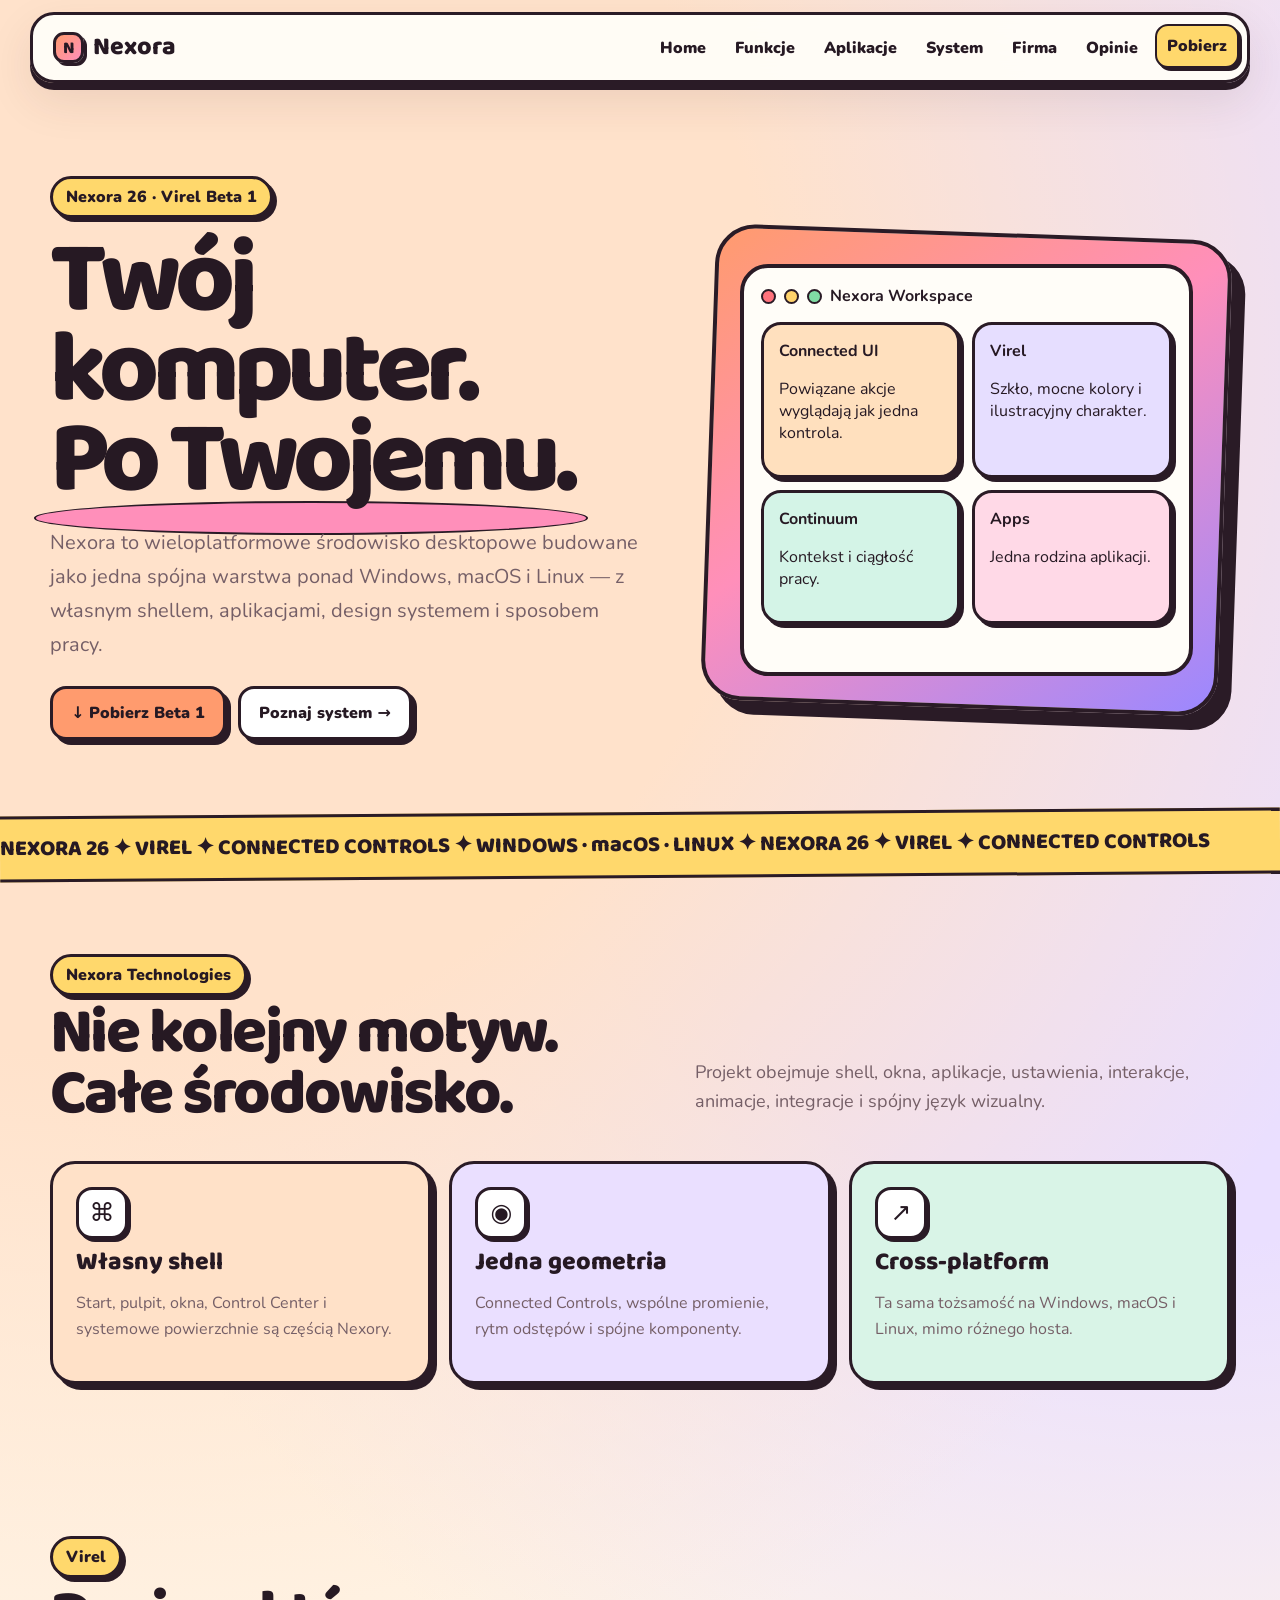
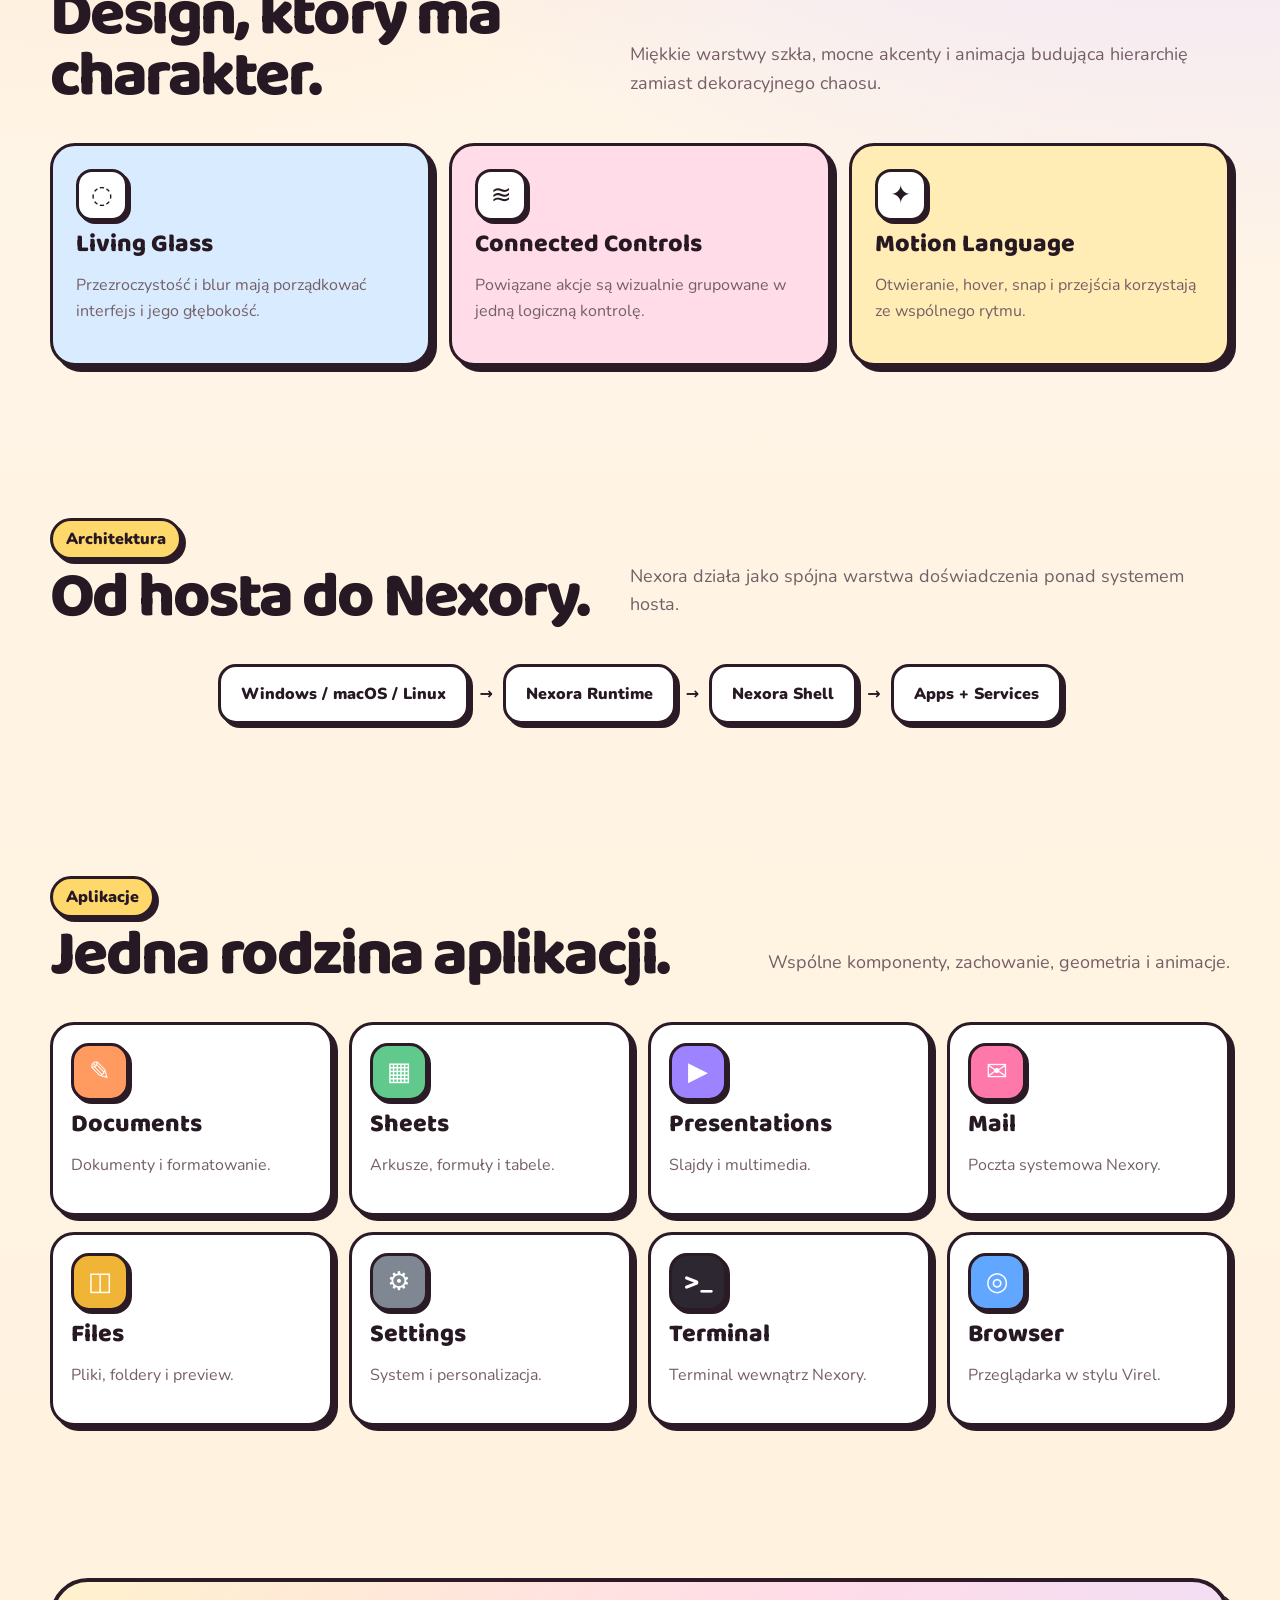
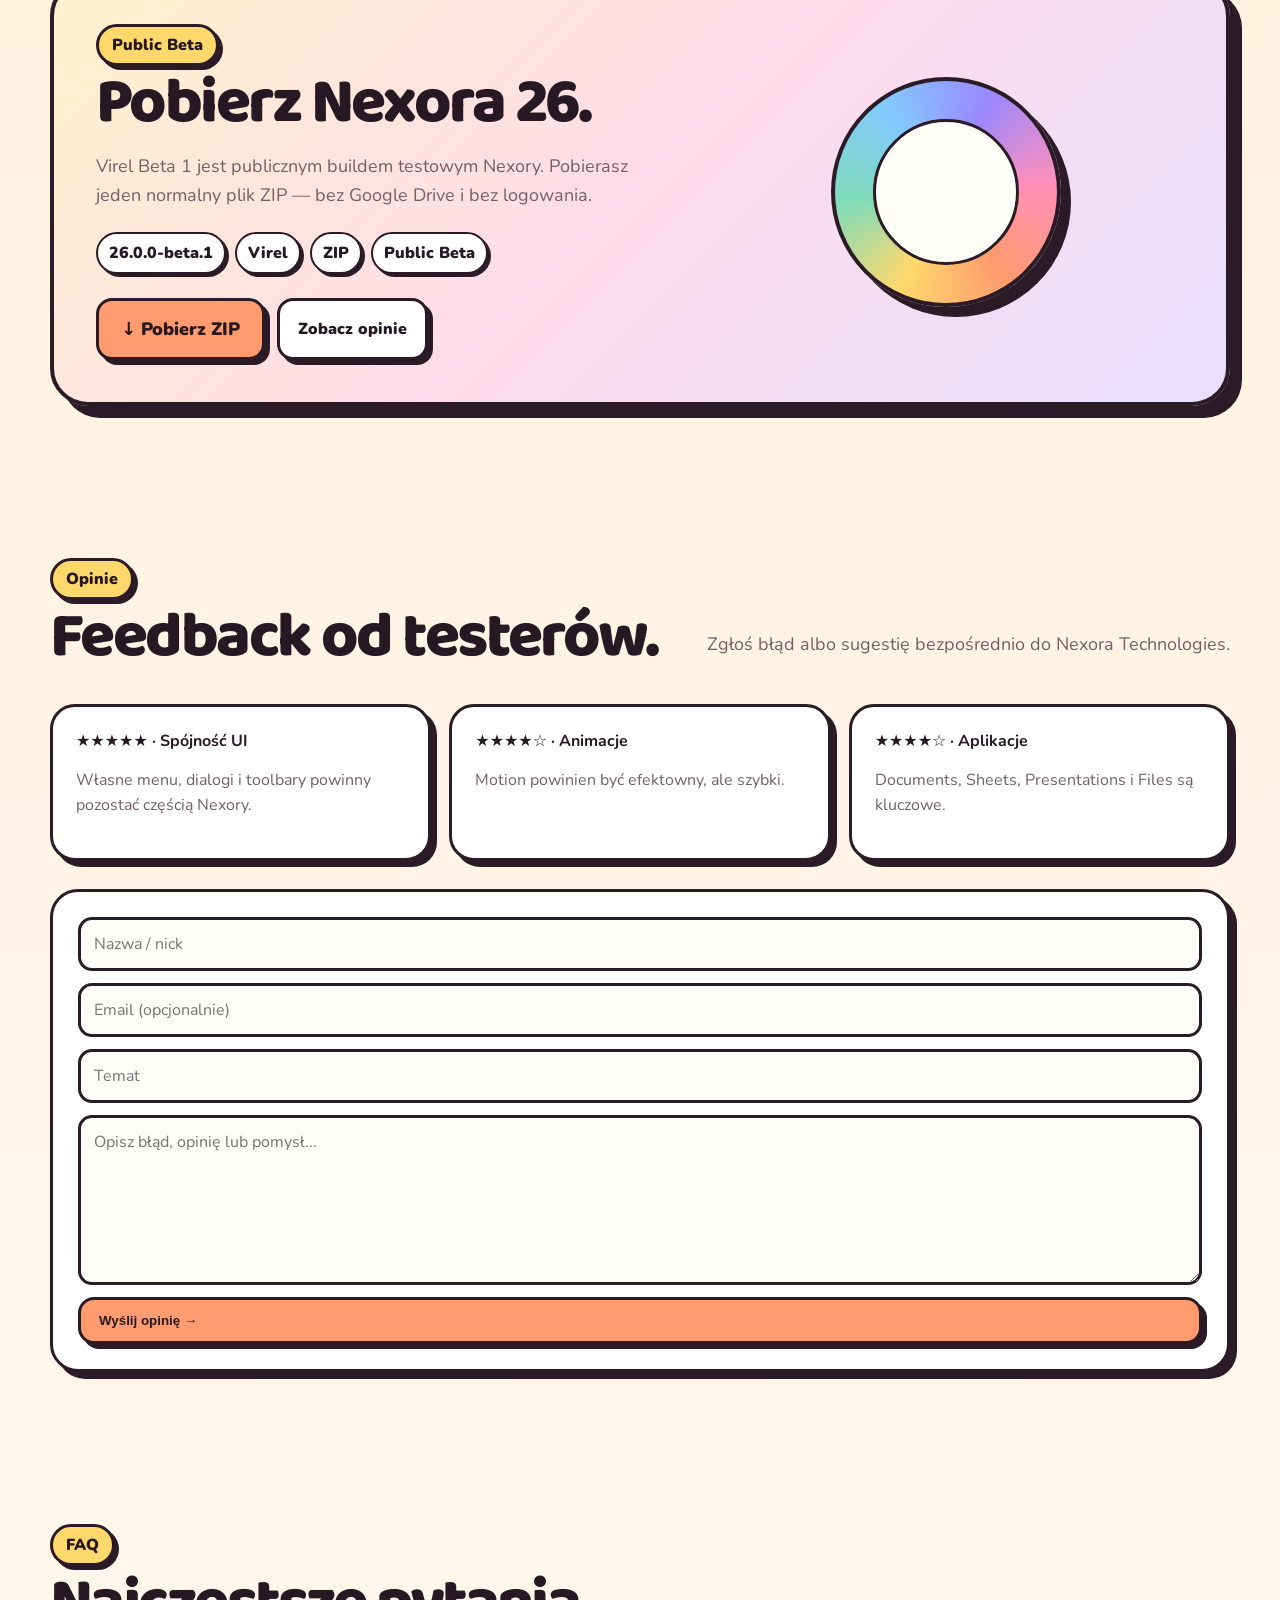
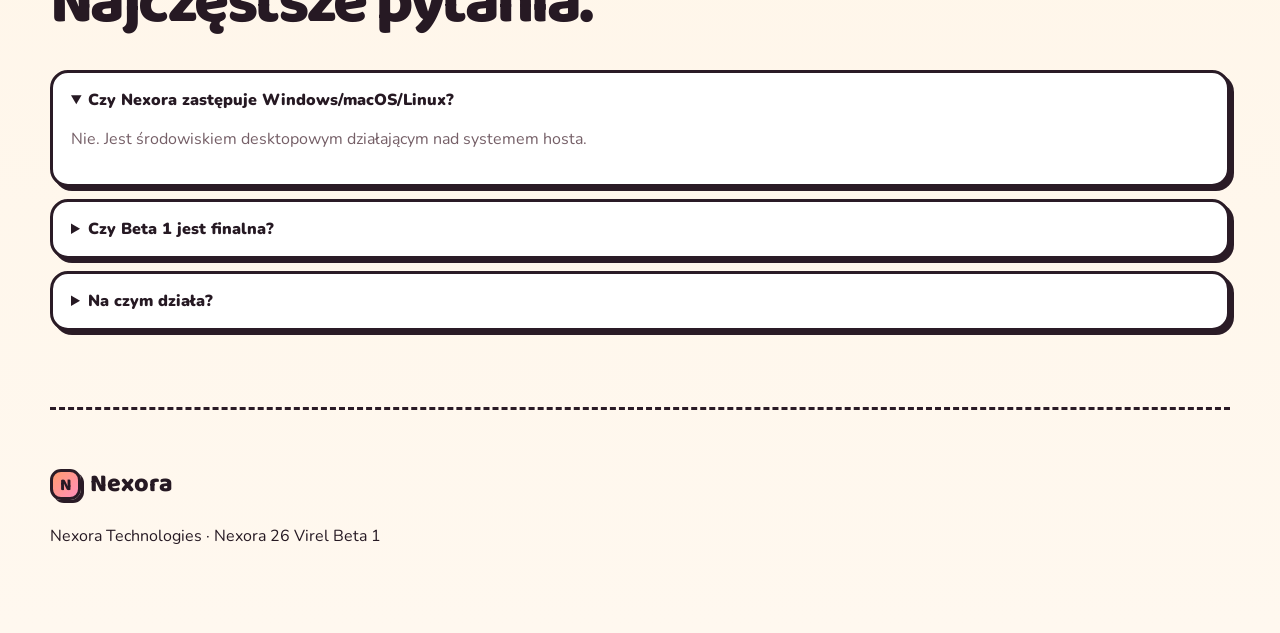
<file: index.html>
<!doctype html><html lang="pl"><head><meta charset="utf-8"><meta name="viewport" content="width=device-width,initial-scale=1"><meta name="theme-color" content="#ff9466"><title>Nexora — Nexora 26 Virel</title><link rel="preconnect" href="https://fonts.googleapis.com"><link rel="preconnect" href="https://fonts.gstatic.com" crossorigin><link href="https://fonts.googleapis.com/css2?family=Baloo+2:wght@500;600;700;800&family=Nunito:wght@500;600;700;800;900&display=swap" rel="stylesheet"><link rel="stylesheet" href="style.css"></head><body id="top"><div class="topbar-wrap"><div class="topbar"><a class="brand" href="#top"><span class="logo">N</span>Nexora</a><nav class="nav" id="nav"><a href="#top">Home</a><a href="#features">Funkcje</a><a href="#apps">Aplikacje</a><a href="#system">System</a><a href="#about">Firma</a><a href="#opinie">Opinie</a><a class="download-nav" href="#download">Pobierz</a></nav><button class="menu-btn" onclick="document.getElementById('nav').classList.toggle('open')">Menu</button></div></div><main><section class="wrap hero"><div><span class="kicker">Nexora 26 · Virel Beta 1</span><h1>Twój komputer.<br><span class="marker">Po Twojemu.</span></h1><p class="lead">Nexora to wieloplatformowe środowisko desktopowe budowane jako jedna spójna warstwa ponad Windows, macOS i Linux — z własnym shellem, aplikacjami, design systemem i sposobem pracy.</p><div class="actions"><a class="btn orange" href="#download">↓ Pobierz Beta 1</a><a class="btn alt" href="#system">Poznaj system →</a></div></div><div class="hero-art"><div class="poster"><div class="mock"><div class="mock-top"><span></span><span></span><span></span><b>Nexora Workspace</b></div><div class="mock-grid"><div class="mock-card c1"><b>Connected UI</b><p>Powiązane akcje wyglądają jak jedna kontrola.</p></div><div class="mock-card c2"><b>Virel</b><p>Szkło, mocne kolory i ilustracyjny charakter.</p></div><div class="mock-card c3"><b>Continuum</b><p>Kontekst i ciągłość pracy.</p></div><div class="mock-card c4"><b>Apps</b><p>Jedna rodzina aplikacji.</p></div></div></div></div></div></section><div class="marquee"><div>NEXORA 26 ✦ VIREL ✦ CONNECTED CONTROLS ✦ WINDOWS · macOS · LINUX ✦ NEXORA 26 ✦ VIREL ✦ CONNECTED CONTROLS</div></div><section class="wrap section" id="about"><div class="section-head"><div><span class="ribbon">Nexora Technologies</span><h2>Nie kolejny motyw. Całe środowisko.</h2></div><p>Projekt obejmuje shell, okna, aplikacje, ustawienia, interakcje, animacje, integracje i spójny język wizualny.</p></div><div class="grid"><article class="card tint-o"><div class="icon">⌘</div><h3>Własny shell</h3><p>Start, pulpit, okna, Control Center i systemowe powierzchnie są częścią Nexory.</p></article><article class="card tint-p"><div class="icon">◉</div><h3>Jedna geometria</h3><p>Connected Controls, wspólne promienie, rytm odstępów i spójne komponenty.</p></article><article class="card tint-m"><div class="icon">↗</div><h3>Cross-platform</h3><p>Ta sama tożsamość na Windows, macOS i Linux, mimo różnego hosta.</p></article></div></section><section class="wrap section" id="features"><div class="section-head"><div><span class="ribbon">Virel</span><h2>Design, który ma charakter.</h2></div><p>Miękkie warstwy szkła, mocne akcenty i animacja budująca hierarchię zamiast dekoracyjnego chaosu.</p></div><div class="grid"><article class="card tint-b"><div class="icon">◌</div><h3>Living Glass</h3><p>Przezroczystość i blur mają porządkować interfejs i jego głębokość.</p></article><article class="card tint-r"><div class="icon">≋</div><h3>Connected Controls</h3><p>Powiązane akcje są wizualnie grupowane w jedną logiczną kontrolę.</p></article><article class="card tint-y"><div class="icon">✦</div><h3>Motion Language</h3><p>Otwieranie, hover, snap i przejścia korzystają ze wspólnego rytmu.</p></article></div></section><section class="wrap section" id="system"><div class="section-head"><div><span class="ribbon">Architektura</span><h2>Od hosta do Nexory.</h2></div><p>Nexora działa jako spójna warstwa doświadczenia ponad systemem hosta.</p></div><div class="arch"><div>Windows / macOS / Linux</div><b>→</b><div>Nexora Runtime</div><b>→</b><div>Nexora Shell</div><b>→</b><div>Apps + Services</div></div></section><section class="wrap section" id="apps"><div class="section-head"><div><span class="ribbon">Aplikacje</span><h2>Jedna rodzina aplikacji.</h2></div><p>Wspólne komponenty, zachowanie, geometria i animacje.</p></div><div class="apps"><article class="app-card"><i style="background:#ff9a61">✎</i><h3>Documents</h3><p>Dokumenty i formatowanie.</p></article><article class="app-card"><i style="background:#62c98d">▦</i><h3>Sheets</h3><p>Arkusze, formuły i tabele.</p></article><article class="app-card"><i style="background:#9d83ff">▶</i><h3>Presentations</h3><p>Slajdy i multimedia.</p></article><article class="app-card"><i style="background:#ff78aa">✉</i><h3>Mail</h3><p>Poczta systemowa Nexory.</p></article><article class="app-card"><i style="background:#f0b536">◫</i><h3>Files</h3><p>Pliki, foldery i preview.</p></article><article class="app-card"><i style="background:#7f8793">⚙</i><h3>Settings</h3><p>System i personalizacja.</p></article><article class="app-card"><i style="background:#2c2730">&gt;_</i><h3>Terminal</h3><p>Terminal wewnątrz Nexory.</p></article><article class="app-card"><i style="background:#62a7ff">◎</i><h3>Browser</h3><p>Przeglądarka w stylu Virel.</p></article></div></section><section class="wrap section" id="download"><div class="download-box"><div><span class="ribbon">Public Beta</span><h2>Pobierz Nexora 26.</h2><p>Virel Beta 1 jest publicznym buildem testowym Nexory. Pobierasz jeden normalny plik ZIP — bez Google Drive i bez logowania.</p><div class="badges"><span>26.0.0-beta.1</span><span>Virel</span><span>ZIP</span><span>Public Beta</span></div><div class="actions"><a class="btn orange big" href="Nexora_26_Virel_Beta_1.zip" download>↓ Pobierz ZIP</a><a class="btn alt" href="#opinie">Zobacz opinie</a></div></div><div class="download-art"><div class="disc">N</div></div></div></section><section class="wrap section" id="opinie"><div class="section-head"><div><span class="ribbon">Opinie</span><h2>Feedback od testerów.</h2></div><p>Zgłoś błąd albo sugestię bezpośrednio do Nexora Technologies.</p></div><div class="grid"><article class="review"><b>★★★★★ · Spójność UI</b><p>Własne menu, dialogi i toolbary powinny pozostać częścią Nexory.</p></article><article class="review"><b>★★★★☆ · Animacje</b><p>Motion powinien być efektowny, ale szybki.</p></article><article class="review"><b>★★★★☆ · Aplikacje</b><p>Documents, Sheets, Presentations i Files są kluczowe.</p></article></div><form class="form-panel" action="https://formsubmit.co/qmltmofficial@gmail.com" method="POST"><input type="hidden" name="_subject" value="Nexora Beta — nowa opinia"><input name="Tester" placeholder="Nazwa / nick"><input type="email" name="Email" placeholder="Email (opcjonalnie)"><input name="Temat" required placeholder="Temat"><textarea name="Wiadomosc" required placeholder="Opisz błąd, opinię lub pomysł..."></textarea><button class="btn orange" type="submit">Wyślij opinię →</button></form></section><section class="wrap section"><div class="section-head"><div><span class="ribbon">FAQ</span><h2>Najczęstsze pytania.</h2></div></div><div class="faq"><details open><summary>Czy Nexora zastępuje Windows/macOS/Linux?</summary><p>Nie. Jest środowiskiem desktopowym działającym nad systemem hosta.</p></details><details><summary>Czy Beta 1 jest finalna?</summary><p>Nie. To publiczna beta przeznaczona do testów.</p></details><details><summary>Na czym działa?</summary><p>Kierunek projektu obejmuje Windows, macOS i Linux.</p></details></div></section></main><footer class="wrap footer"><a class="brand" href="#top"><span class="logo">N</span>Nexora</a><p>Nexora Technologies · Nexora 26 Virel Beta 1</p></footer></body></html>
</file>
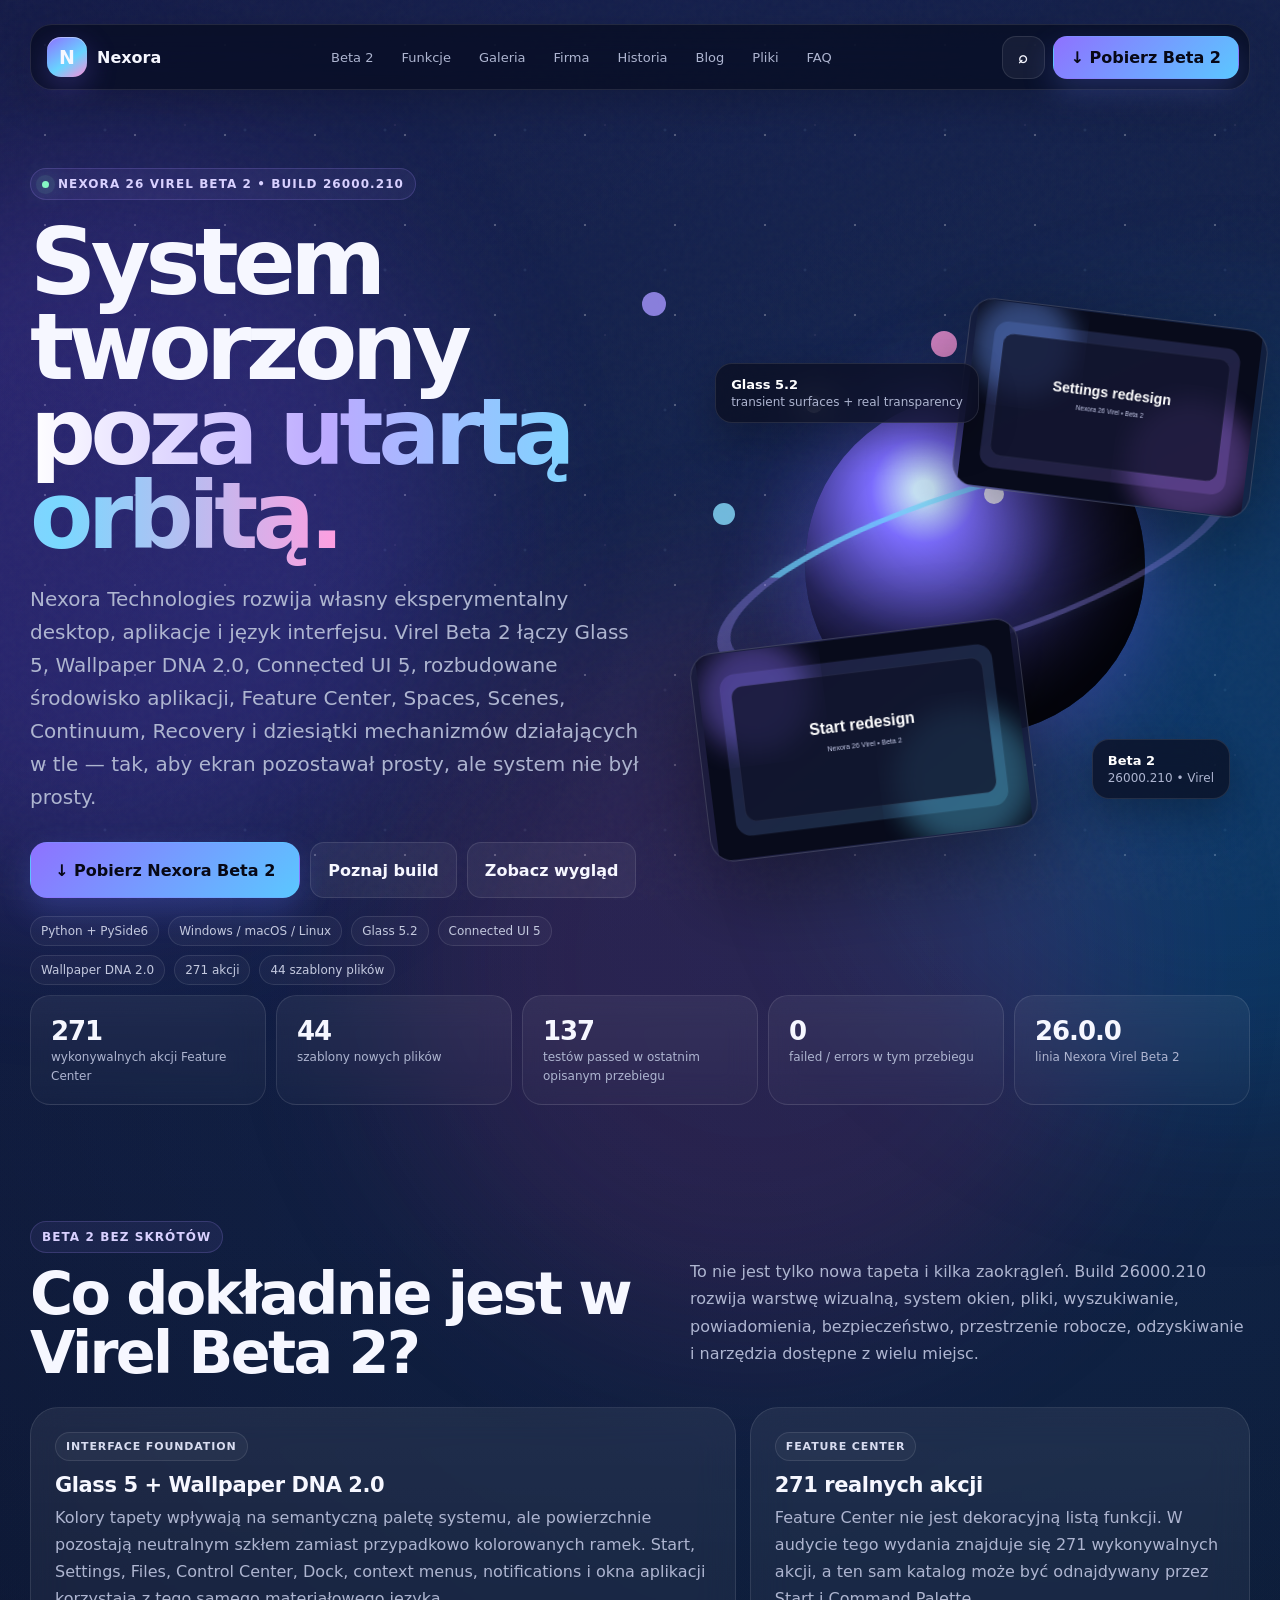
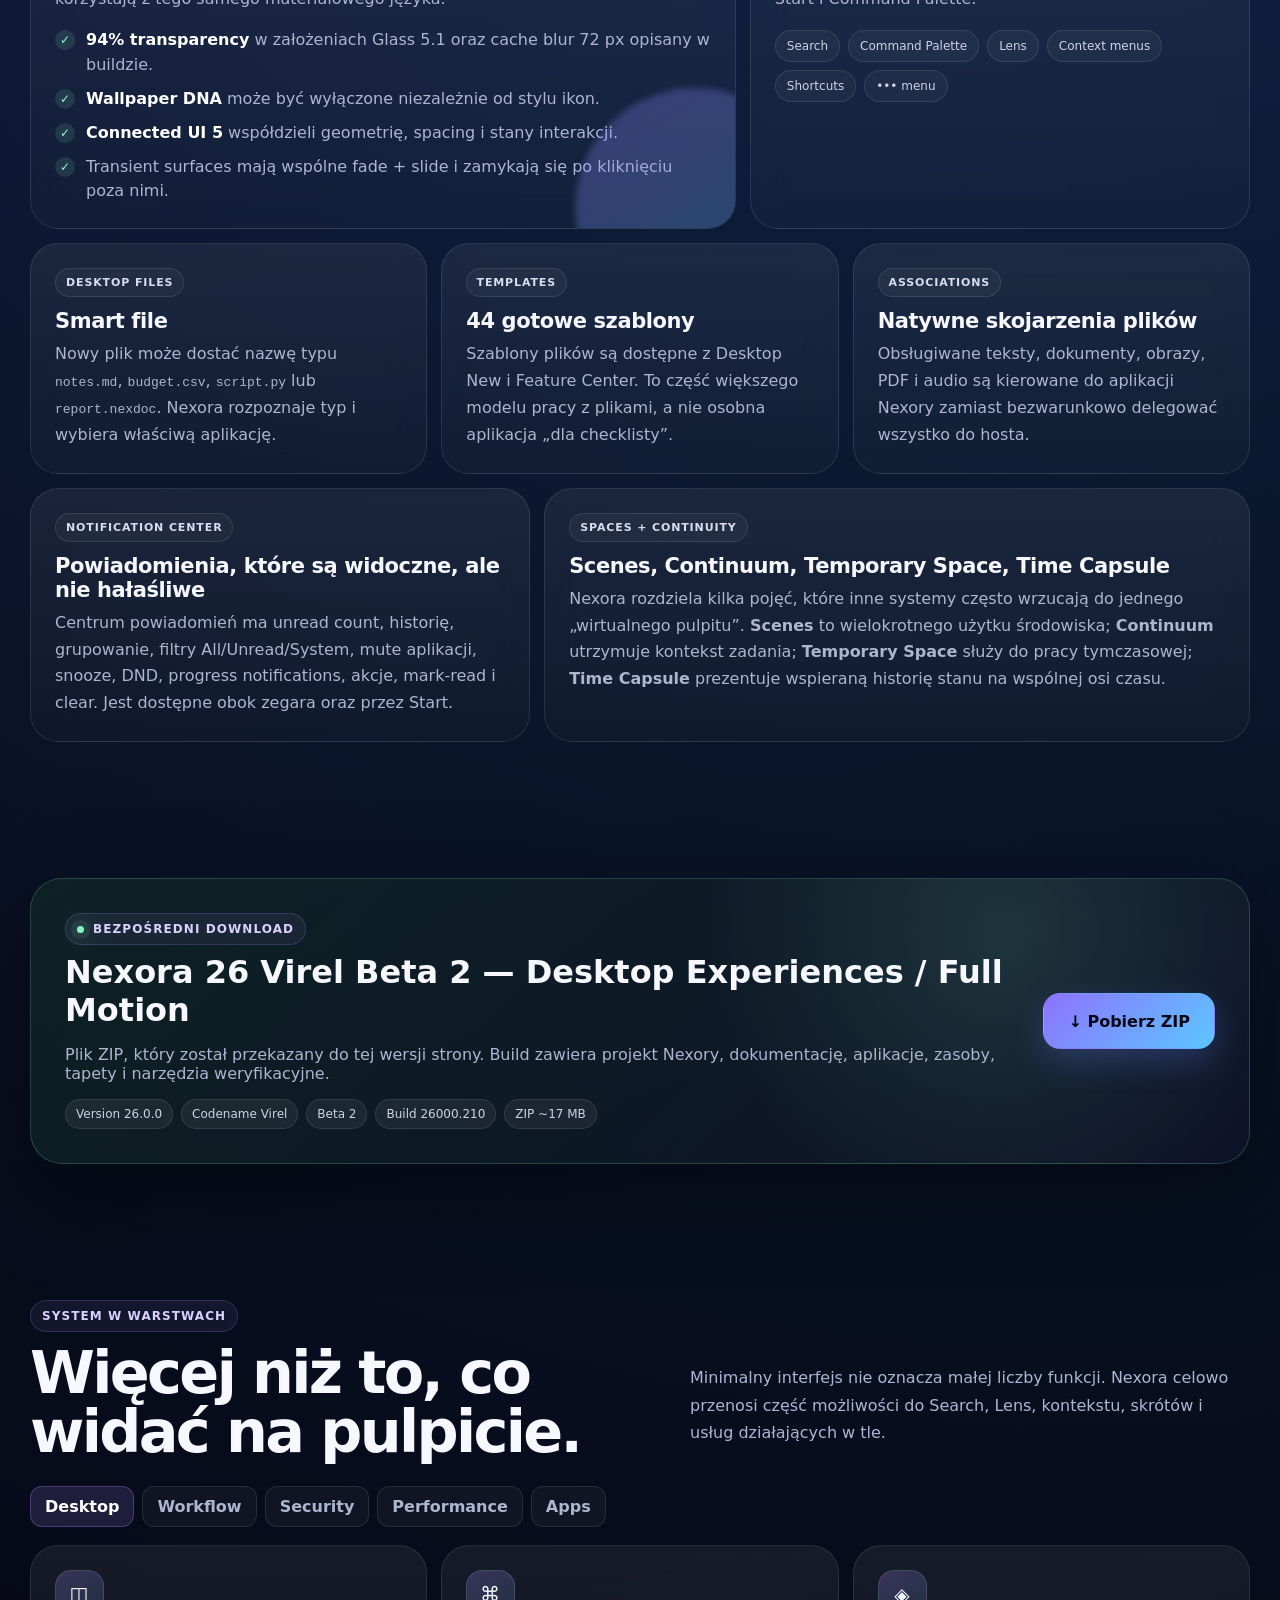
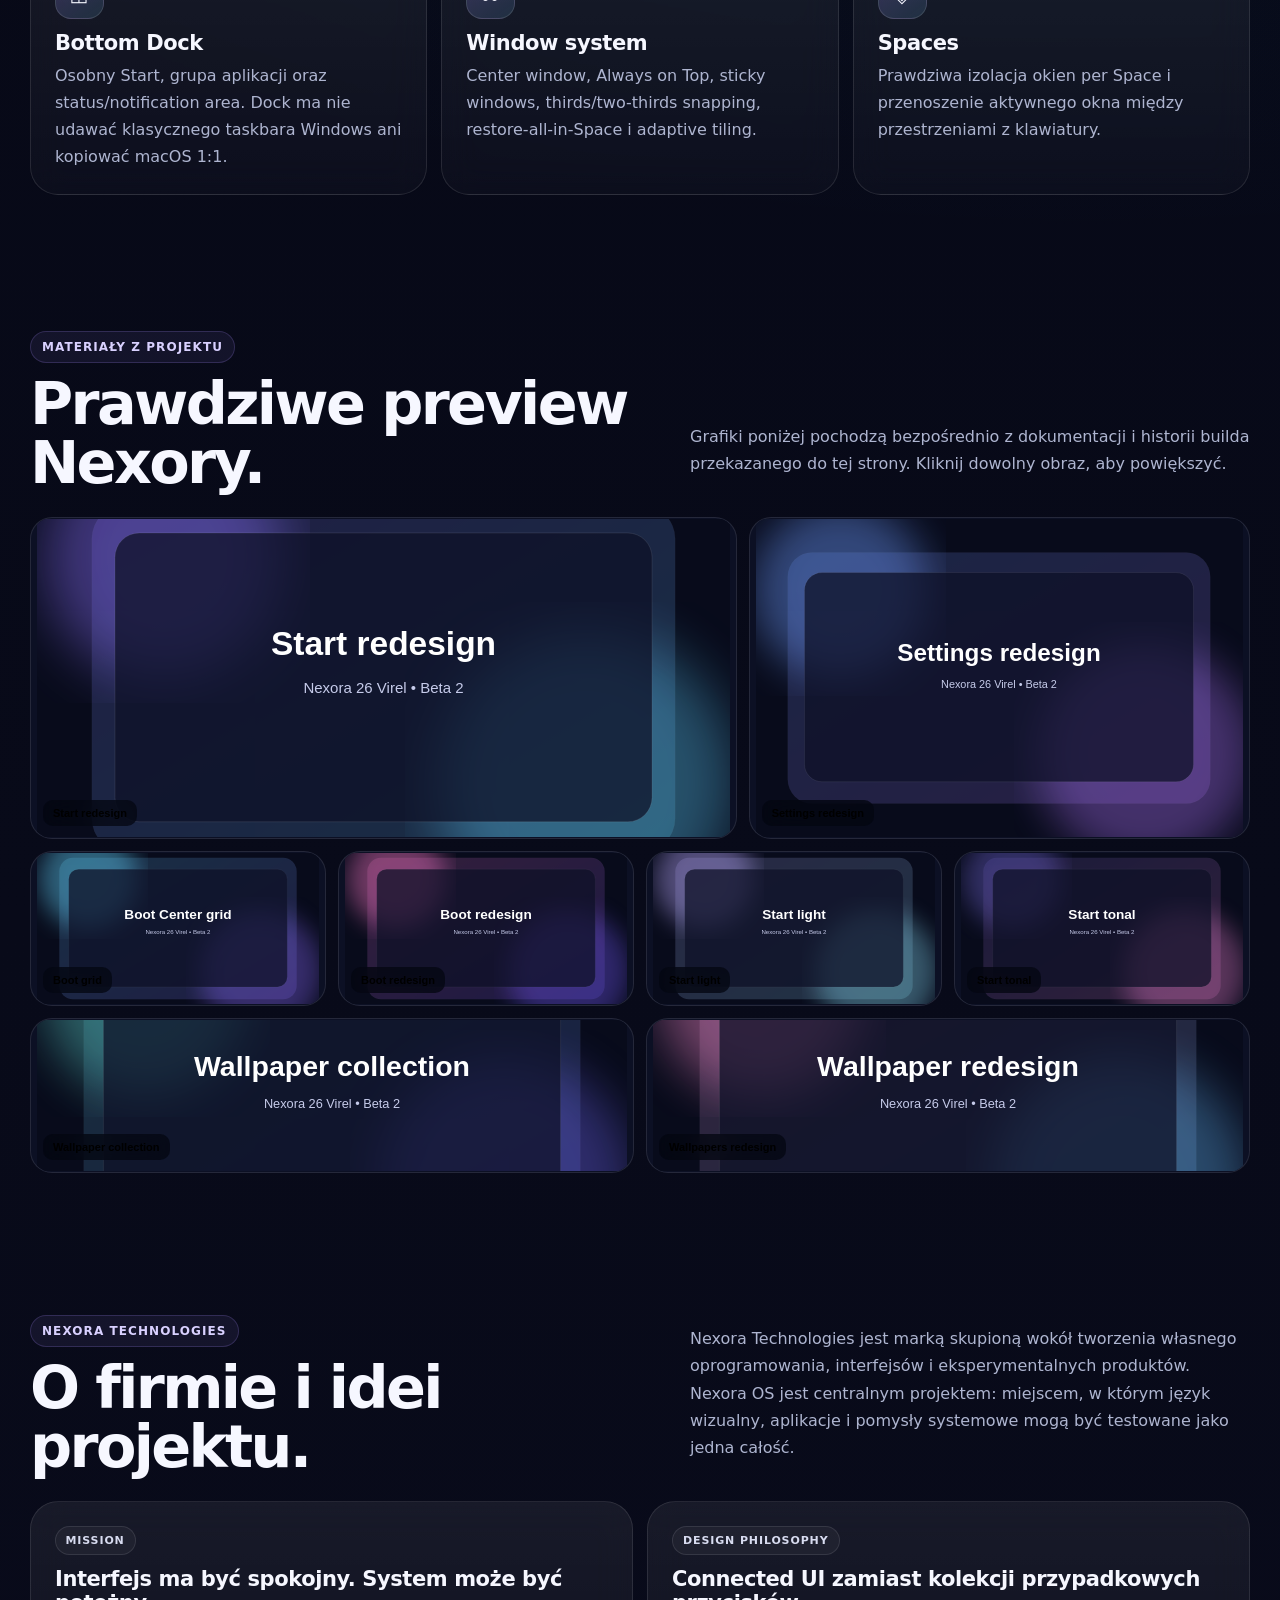
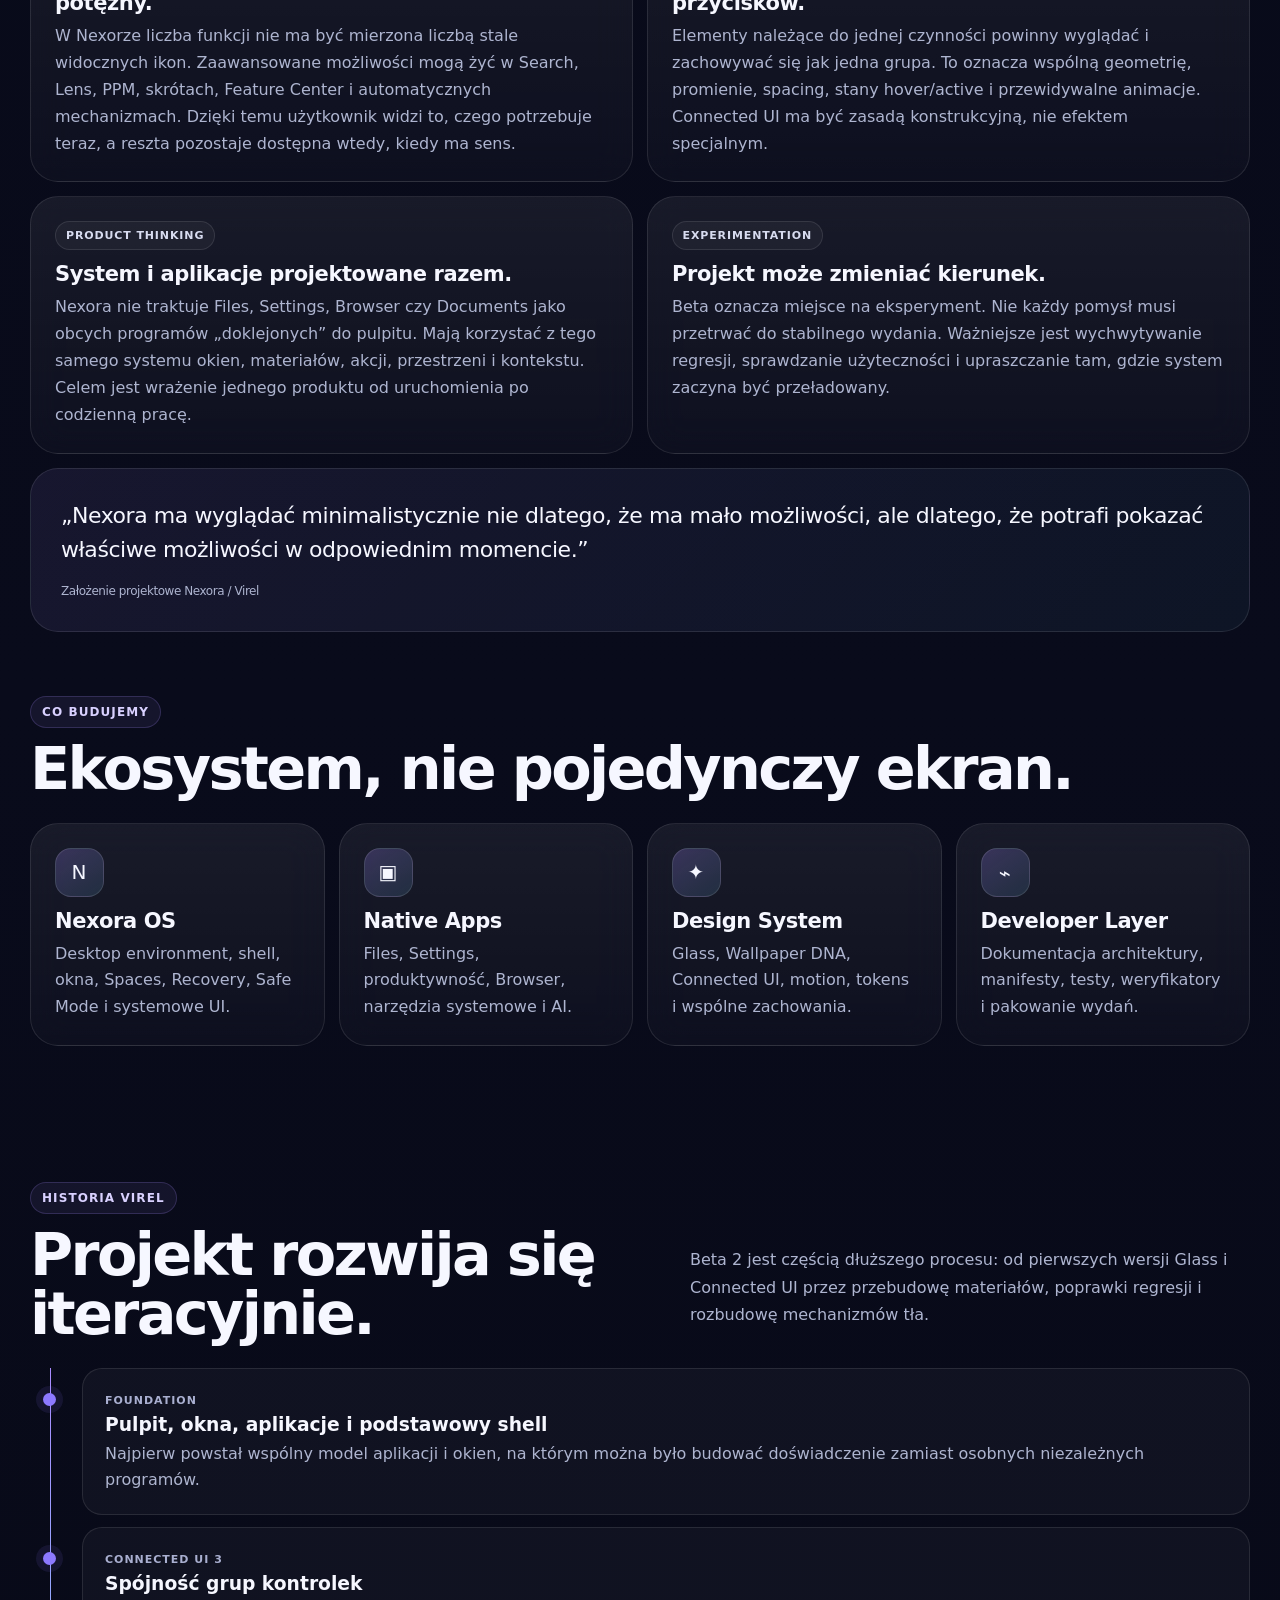
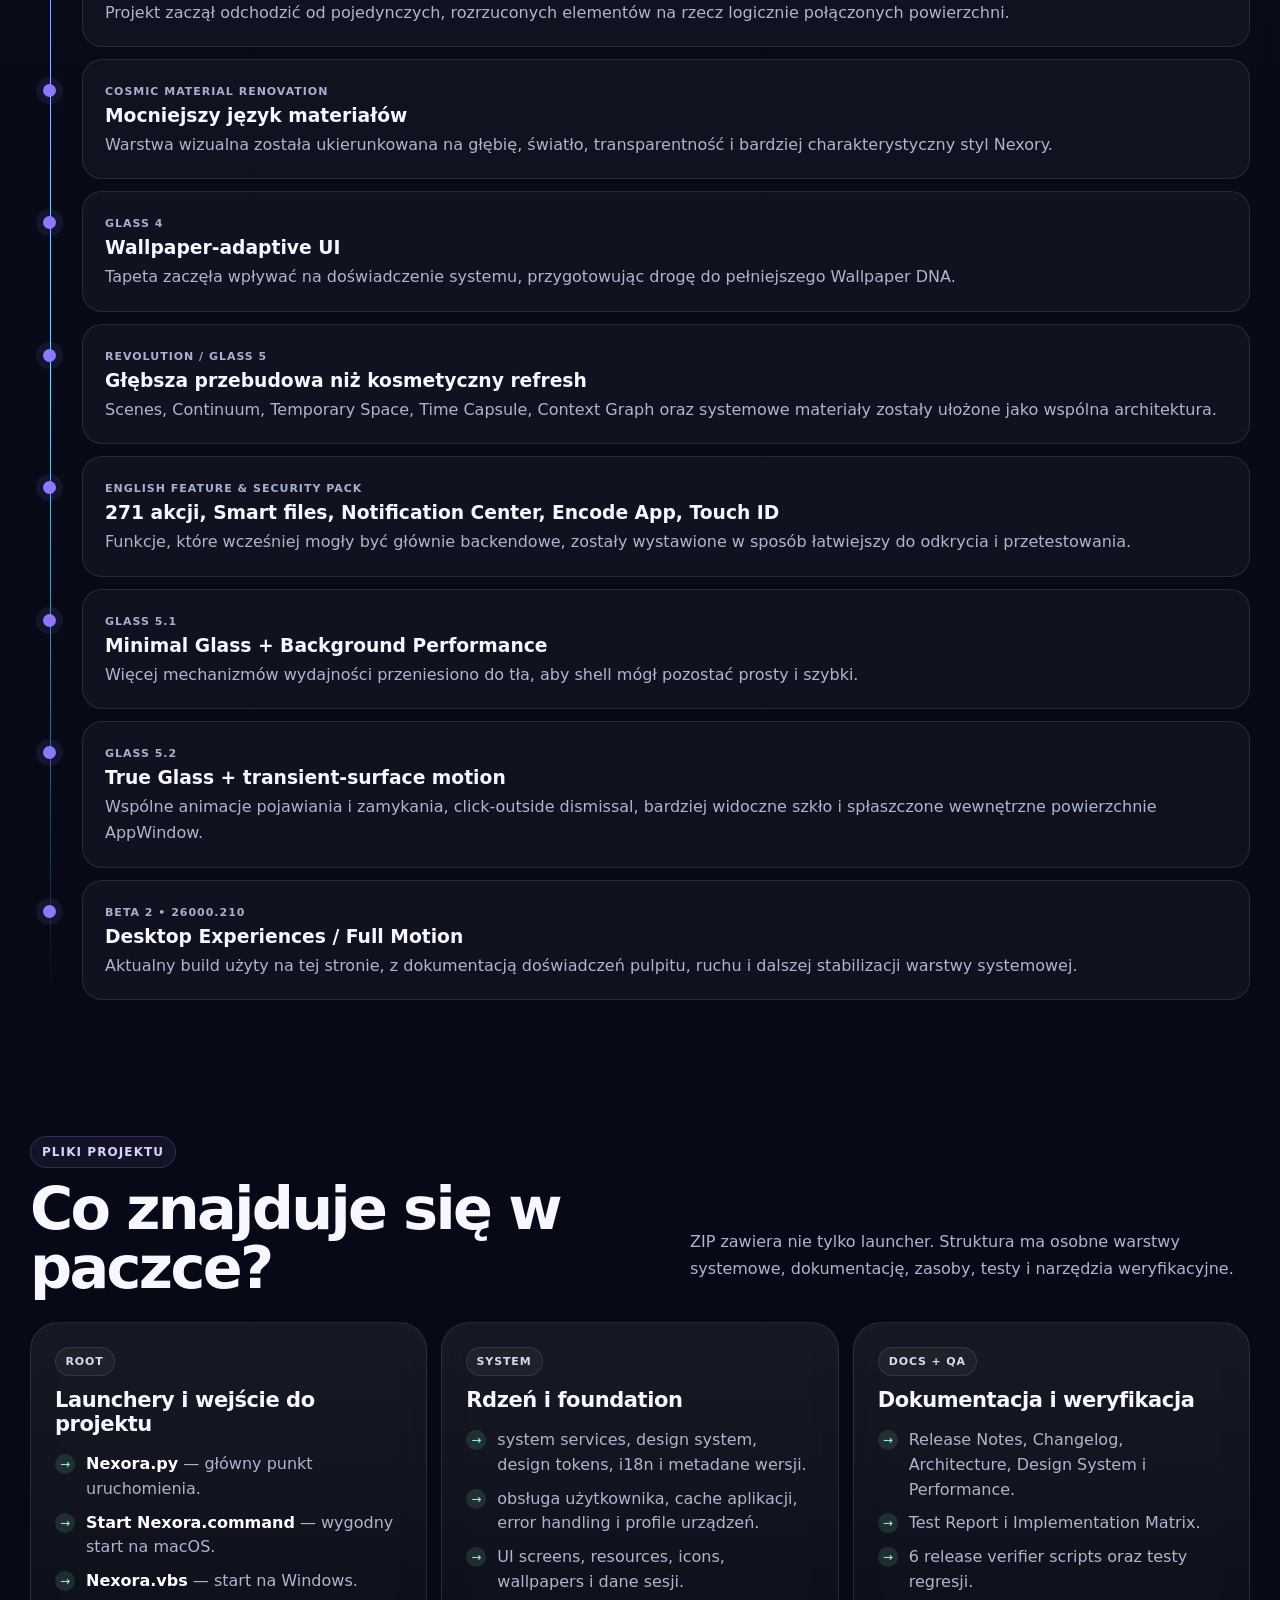
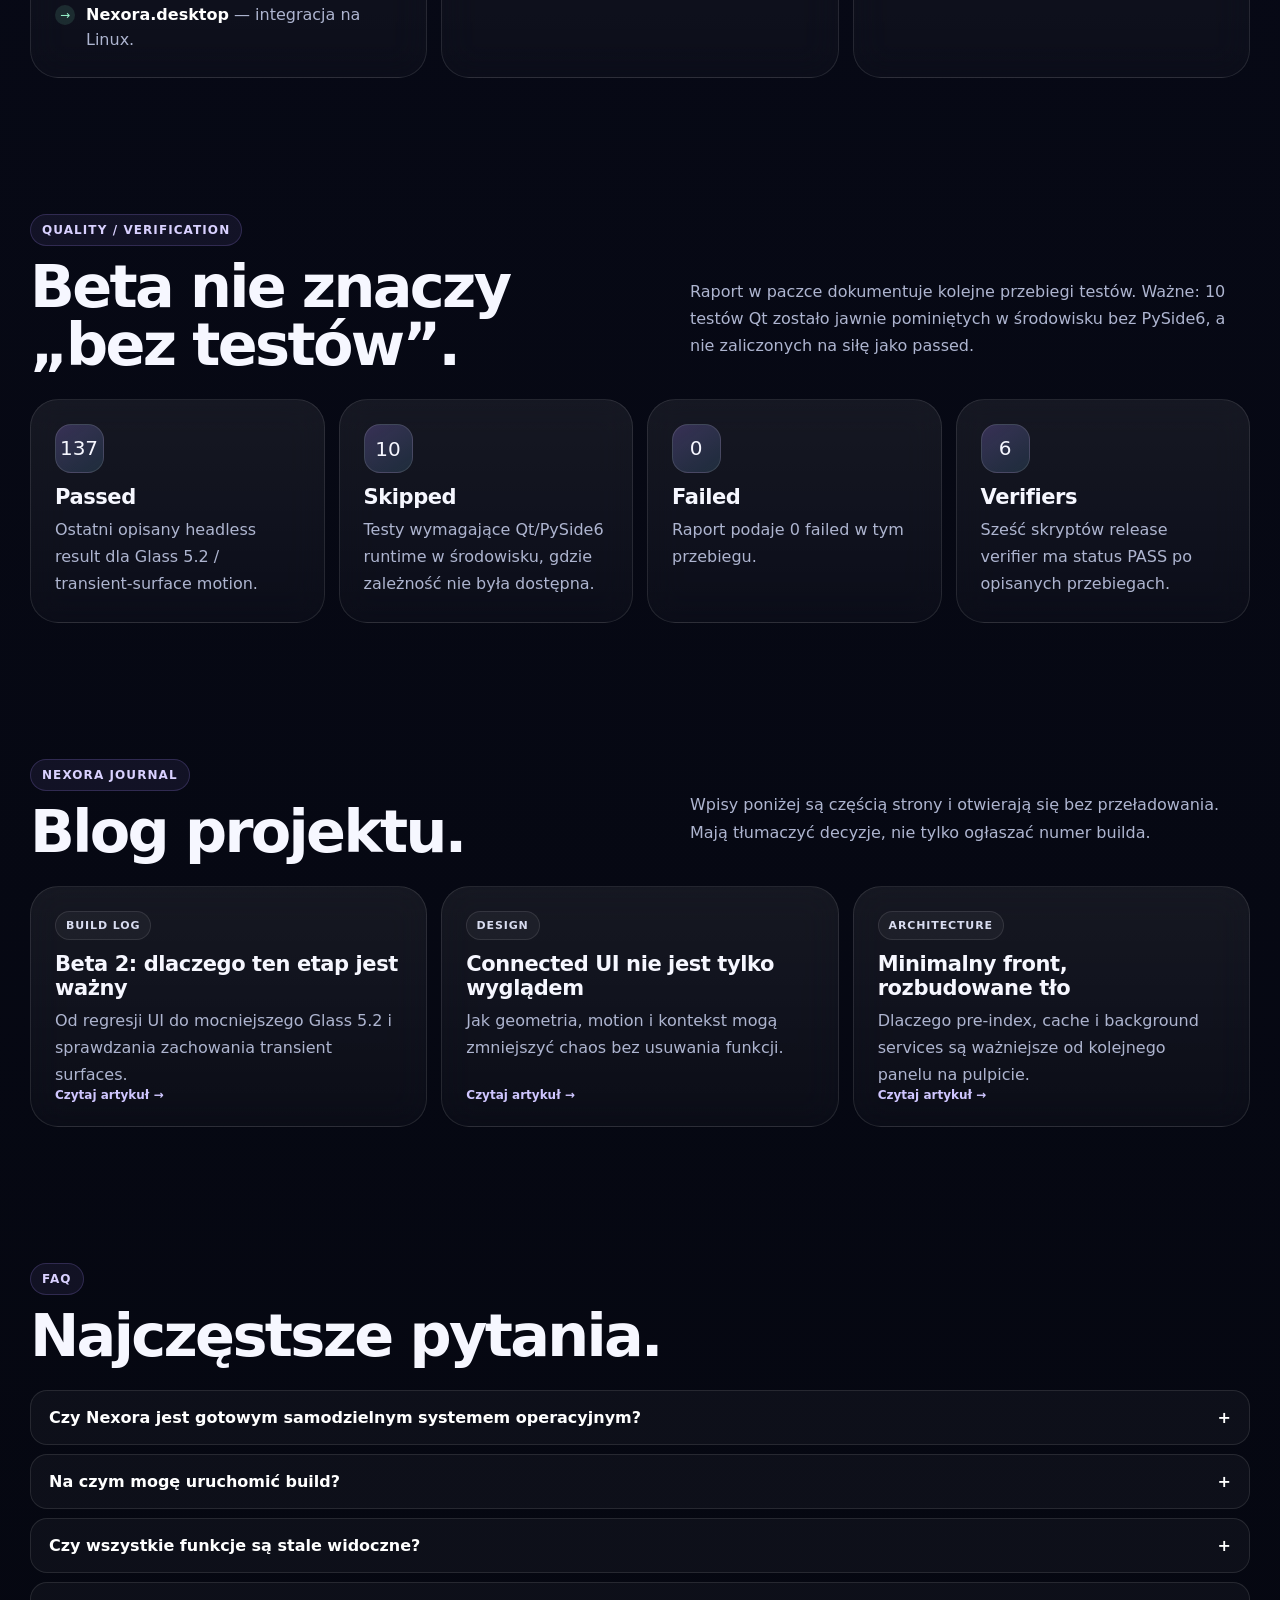
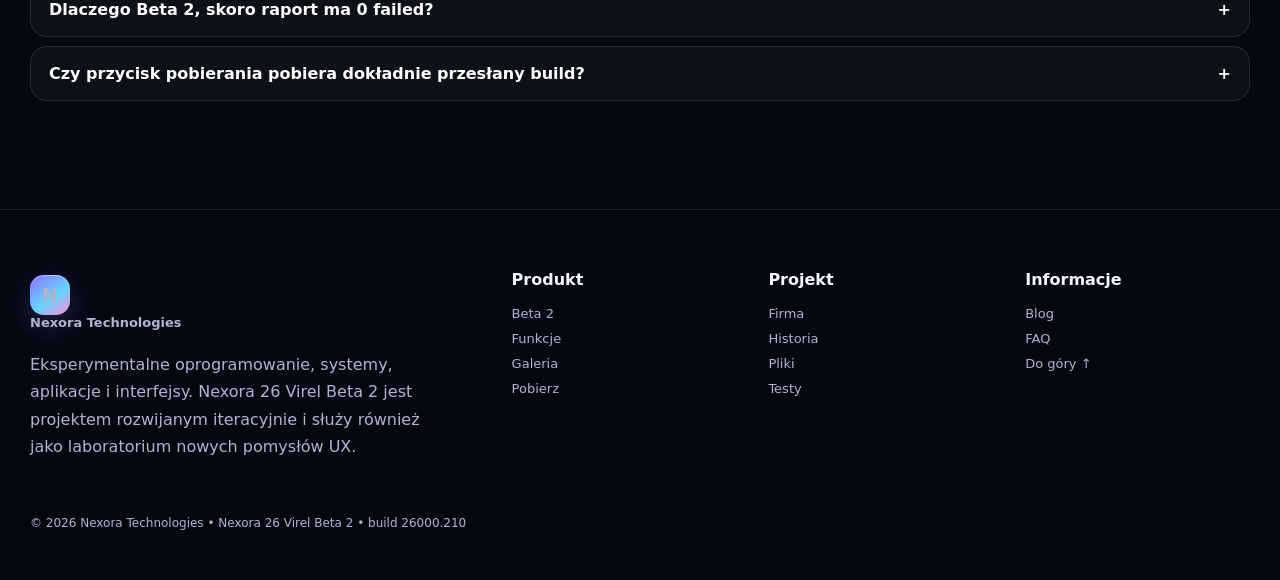
<file: website-v3/index.html>
<!doctype html>
<html lang="pl">
<head>
<meta charset="utf-8" />
<meta name="viewport" content="width=device-width,initial-scale=1" />
<meta name="description" content="Nexora Technologies — Nexora 26 Virel Beta 2. Oficjalna strona projektu, buildy, funkcje, historia, blog, pliki i pobieranie." />
<title>Nexora Technologies — Nexora 26 Virel Beta 2</title>
<style>
:root{--bg:#050713;--bg2:#090b1b;--panel:rgba(14,17,38,.66);--panel2:rgba(25,28,58,.72);--line:rgba(255,255,255,.10);--text:#f6f7ff;--muted:#aeb5d0;--purple:#a98bff;--cyan:#73d8ff;--pink:#ff8bd8;--green:#83f4c2;--orange:#ffc57a;--shadow:0 28px 90px rgba(0,0,0,.42);--radius:28px;--radius2:18px}
*{box-sizing:border-box}html{scroll-behavior:smooth}body{margin:0;font-family:Inter,ui-sans-serif,system-ui,-apple-system,BlinkMacSystemFont,"Segoe UI",sans-serif;color:var(--text);background:radial-gradient(circle at 20% -10%,rgba(105,70,255,.22),transparent 34%),radial-gradient(circle at 85% 8%,rgba(20,181,255,.16),transparent 28%),linear-gradient(180deg,var(--bg),var(--bg2) 54%,#050710);min-height:100vh;overflow-x:hidden}.noise{position:fixed;inset:0;pointer-events:none;opacity:.16;z-index:-2;background-image:url("data:image/svg+xml,%3Csvg viewBox='0 0 180 180' xmlns='http://www.w3.org/2000/svg'%3E%3Cfilter id='n'%3E%3CfeTurbulence type='fractalNoise' baseFrequency='.85' numOctaves='2' stitchTiles='stitch'/%3E%3C/filter%3E%3Crect width='100%25' height='100%25' filter='url(%23n)' opacity='.16'/%3E%3C/svg%3E")}.stars,.stars:before,.stars:after{position:fixed;inset:0;content:"";pointer-events:none;z-index:-4;background-repeat:repeat}.stars{background-image:radial-gradient(circle,#fff 0 1px,transparent 1.6px);background-size:90px 90px;opacity:.27;animation:drift 80s linear infinite}.stars:before{background-image:radial-gradient(circle,#a9caff 0 1.2px,transparent 1.8px);background-size:140px 140px;transform:translate(35px,60px);opacity:.35;animation:drift 120s linear infinite reverse}.stars:after{background-image:radial-gradient(circle,#ffcaf1 0 1px,transparent 1.6px);background-size:210px 210px;transform:translate(80px,20px);opacity:.25}.aurora{position:fixed;width:58vw;height:58vw;border-radius:50%;filter:blur(90px);pointer-events:none;z-index:-3;opacity:.22}.a1{left:-22vw;top:18vh;background:#7947ff;animation:float1 14s ease-in-out infinite}.a2{right:-25vw;top:40vh;background:#007dc8;animation:float2 18s ease-in-out infinite}.a3{left:30vw;bottom:-34vw;background:#b12e85;opacity:.15;animation:float1 20s ease-in-out infinite reverse}@keyframes drift{to{transform:translate3d(0,500px,0)}}@keyframes float1{50%{transform:translate(8vw,-4vh) scale(1.12)}}@keyframes float2{50%{transform:translate(-7vw,5vh) scale(.92)}}
a{color:inherit;text-decoration:none}.wrap{width:min(1220px,calc(100% - 36px));margin:auto}.nav{position:sticky;top:12px;z-index:80;padding-top:12px}.navin{height:66px;display:flex;align-items:center;gap:16px;padding:8px 10px 8px 16px;border:1px solid var(--line);border-radius:22px;background:rgba(7,10,25,.7);backdrop-filter:blur(26px) saturate(1.35);box-shadow:0 14px 40px rgba(0,0,0,.2)}.brand{display:flex;align-items:center;gap:10px;font-weight:800;white-space:nowrap}.logo{width:40px;height:40px;display:grid;place-items:center;border-radius:14px;background:linear-gradient(145deg,#8f70ff,#68d4ff 58%,#ff8bd8);box-shadow:inset 0 1px rgba(255,255,255,.38),0 10px 30px rgba(122,100,255,.28);font-size:19px}.links{display:flex;gap:4px;flex:1;justify-content:center;overflow:auto;scrollbar-width:none}.links a{font-size:13px;color:var(--muted);padding:10px 12px;border-radius:12px;white-space:nowrap;transition:.2s}.links a:hover,.links a.active{color:#fff;background:rgba(255,255,255,.07)}.actions{display:flex;gap:8px}.btn,.iconbtn{border:1px solid var(--line);background:rgba(255,255,255,.055);color:var(--text);min-height:43px;padding:0 17px;border-radius:14px;display:inline-flex;align-items:center;justify-content:center;gap:9px;cursor:pointer;font:inherit;font-weight:720;transition:.22s ease}.btn:hover,.iconbtn:hover{transform:translateY(-2px);border-color:rgba(255,255,255,.2);background:rgba(255,255,255,.095)}.btn.primary{border-color:transparent;background:linear-gradient(135deg,#8e72ff,#5bc7ff);color:#070816;box-shadow:0 13px 32px rgba(103,125,255,.24)}.btn.green{border-color:rgba(131,244,194,.25);background:rgba(131,244,194,.10);color:#baffdf}.iconbtn{width:43px;padding:0}.hero{padding:90px 0 48px}.heroGrid{display:grid;grid-template-columns:1.06fr .94fr;align-items:center;gap:48px}.eyebrow{display:inline-flex;align-items:center;gap:9px;color:#d9d1ff;border:1px solid rgba(169,139,255,.2);background:rgba(169,139,255,.08);padding:8px 11px;border-radius:999px;font-size:12px;font-weight:800;letter-spacing:.09em;text-transform:uppercase}.dot{width:7px;height:7px;border-radius:50%;background:#85f6c3;box-shadow:0 0 0 6px rgba(133,246,195,.08),0 0 24px #85f6c3}.hero h1{font-size:clamp(48px,7.2vw,96px);line-height:.92;letter-spacing:-.06em;margin:20px 0 24px;max-width:890px}.grad{background:linear-gradient(90deg,#fff,#bcaaff 35%,#79d8ff 67%,#ff9ee0);-webkit-background-clip:text;background-clip:text;color:transparent}.lead{font-size:clamp(17px,2vw,20px);line-height:1.65;color:var(--muted);max-width:760px}.cta{display:flex;flex-wrap:wrap;gap:10px;margin-top:28px}.micro{display:flex;flex-wrap:wrap;gap:9px;margin-top:18px}.micro span{font-size:12px;color:#c4c9df;padding:7px 10px;border:1px solid var(--line);border-radius:999px;background:rgba(255,255,255,.035)}.visual{position:relative;min-height:580px;perspective:1200px}.planet{position:absolute;left:50%;top:48%;width:340px;height:340px;transform:translate(-50%,-50%);border-radius:50%;background:radial-gradient(circle at 35% 28%,#d0ecff 0 3%,#7c6dff 16%,#292764 45%,#090b22 75%);box-shadow:inset -55px -40px 80px rgba(0,0,0,.7),0 0 90px rgba(126,103,255,.38);animation:planet 8s ease-in-out infinite}.planet:before{content:"";position:absolute;inset:-48px -100px;border:14px solid rgba(160,145,255,.34);border-top-color:rgba(111,217,255,.7);border-radius:50%;transform:rotate(-18deg) scaleY(.35);filter:drop-shadow(0 0 16px rgba(115,216,255,.2))}.planet:after{content:"";position:absolute;width:18px;height:18px;border-radius:50%;background:#fff;box-shadow:-90px 110px 0 2px #89dfff,130px -60px 0 4px #ff9ade,180px 90px 0 1px #fff,-160px -100px 0 3px #a796ff;opacity:.8}@keyframes planet{50%{transform:translate(-50%,-53%) rotate(2deg)}}.glassshot{position:absolute;border:1px solid rgba(255,255,255,.14);background:rgba(16,19,42,.54);backdrop-filter:blur(24px);border-radius:24px;box-shadow:var(--shadow);overflow:hidden}.glassshot img{display:block;width:100%;height:100%;object-fit:cover}.gs1{width:330px;height:210px;left:0;bottom:22px;transform:rotate(-7deg)}.gs2{width:300px;height:190px;right:-10px;top:26px;transform:rotate(7deg)}.floatLabel{position:absolute;padding:13px 15px;border:1px solid var(--line);border-radius:17px;background:rgba(10,13,31,.72);backdrop-filter:blur(18px);box-shadow:0 16px 40px rgba(0,0,0,.24);font-size:12px;color:var(--muted);animation:bob 5s ease-in-out infinite}.floatLabel b{display:block;color:#fff;font-size:13px;margin-bottom:3px}.fl1{left:16px;top:76px}.fl2{right:20px;bottom:68px;animation-delay:-2.2s}@keyframes bob{50%{transform:translateY(-10px)}}
.statbar{display:grid;grid-template-columns:repeat(5,1fr);gap:10px;margin-top:10px}.stat{padding:20px;border:1px solid var(--line);border-radius:20px;background:linear-gradient(180deg,rgba(255,255,255,.06),rgba(255,255,255,.025));backdrop-filter:blur(15px)}.stat strong{display:block;font-size:26px;letter-spacing:-.04em}.stat span{font-size:12px;color:var(--muted)}
section{padding:68px 0}.head{display:flex;align-items:end;justify-content:space-between;gap:30px;margin-bottom:24px}.head h2{font-size:clamp(34px,4.6vw,62px);line-height:1;letter-spacing:-.045em;margin:12px 0 0}.head p{max-width:560px;color:var(--muted);line-height:1.7}.grid{display:grid;gap:14px}.g2{grid-template-columns:repeat(2,1fr)}.g3{grid-template-columns:repeat(3,1fr)}.g4{grid-template-columns:repeat(4,1fr)}.card{position:relative;padding:24px;border:1px solid var(--line);border-radius:var(--radius);background:linear-gradient(180deg,rgba(255,255,255,.065),rgba(255,255,255,.025));backdrop-filter:blur(18px);overflow:hidden;transition:.28s ease}.card:hover{transform:translateY(-4px);border-color:rgba(255,255,255,.18);box-shadow:0 24px 60px rgba(0,0,0,.2)}.card h3{font-size:21px;letter-spacing:-.02em;margin:12px 0 8px}.card p{color:var(--muted);line-height:1.68;margin:0}.tag{display:inline-flex;padding:7px 10px;border:1px solid var(--line);border-radius:999px;color:#d8dcf0;font-size:11px;font-weight:800;letter-spacing:.08em;text-transform:uppercase;background:rgba(255,255,255,.04)}.icon{width:49px;height:49px;display:grid;place-items:center;border-radius:16px;background:linear-gradient(145deg,rgba(169,139,255,.24),rgba(115,216,255,.12));border:1px solid rgba(255,255,255,.12);font-size:20px}.bento{display:grid;grid-template-columns:repeat(12,1fr);gap:14px}.span7{grid-column:span 7}.span5{grid-column:span 5}.span4{grid-column:span 4}.span8{grid-column:span 8}.span12{grid-column:span 12}.featureBig{min-height:330px}.featureBig:after{content:"";position:absolute;width:240px;height:240px;border-radius:50%;right:-80px;bottom:-100px;background:linear-gradient(145deg,#9a82ff,#52c4ff);filter:blur(3px);opacity:.28}.list{display:grid;gap:9px;margin-top:16px}.li{display:flex;gap:11px;align-items:flex-start;color:#dce0ef}.li i{width:20px;height:20px;flex:0 0 20px;border-radius:50%;display:grid;place-items:center;background:rgba(131,244,194,.12);color:#99f5cd;font-style:normal;font-size:12px;margin-top:2px}.li span{color:var(--muted);line-height:1.55}.li b{color:#fff}.downloadPanel{padding:34px;border-radius:32px;border:1px solid rgba(131,244,194,.2);background:radial-gradient(circle at 80% 20%,rgba(131,244,194,.13),transparent 30%),linear-gradient(135deg,rgba(15,37,36,.8),rgba(17,20,43,.72));display:grid;grid-template-columns:1fr auto;align-items:center;gap:30px;box-shadow:var(--shadow)}.downloadPanel h3{font-size:32px;margin:8px 0}.downloadMeta{display:flex;flex-wrap:wrap;gap:8px;margin-top:15px}.downloadMeta span{font-size:12px;padding:7px 10px;border-radius:999px;background:rgba(255,255,255,.06);border:1px solid var(--line);color:#cdd2e5}.downloadBtn{font-size:16px;min-height:56px;padding:0 24px;border-radius:17px}
.tabs{display:flex;flex-wrap:wrap;gap:8px;margin-bottom:18px}.tab{padding:10px 14px;border-radius:12px;border:1px solid var(--line);background:rgba(255,255,255,.04);color:var(--muted);cursor:pointer;font:inherit;font-weight:700}.tab.active{color:#fff;background:rgba(169,139,255,.15);border-color:rgba(169,139,255,.3)}.tabPane{display:none}.tabPane.active{display:block;animation:fade .3s ease}@keyframes fade{from{opacity:0;transform:translateY(8px)}}
.gallery{display:grid;grid-template-columns:repeat(12,1fr);grid-auto-rows:155px;gap:12px}.shot{position:relative;overflow:hidden;border-radius:22px;border:1px solid var(--line);background:#0c1024;cursor:pointer}.shot img{width:100%;height:100%;object-fit:cover;display:block;transition:.4s}.shot:hover img{transform:scale(1.035)}.shot:after{content:attr(data-label);position:absolute;left:12px;bottom:12px;padding:7px 10px;border-radius:10px;background:rgba(4,6,16,.72);backdrop-filter:blur(12px);font-size:11px;font-weight:800}.sA{grid-column:span 7;grid-row:span 2}.sB{grid-column:span 5;grid-row:span 2}.sC,.sD,.sE,.sF{grid-column:span 3}.sG{grid-column:span 6}.sH{grid-column:span 6}.lightbox{position:fixed;inset:0;z-index:200;background:rgba(3,4,12,.86);backdrop-filter:blur(20px);display:none;align-items:center;justify-content:center;padding:30px}.lightbox.open{display:flex}.lightbox img{max-width:min(1180px,94vw);max-height:88vh;border-radius:22px;border:1px solid var(--line);box-shadow:0 40px 120px rgba(0,0,0,.6)}.lbclose{position:absolute;right:24px;top:24px}
.timeline{position:relative;display:grid;gap:12px}.timeline:before{content:"";position:absolute;left:20px;top:0;bottom:0;width:1px;background:linear-gradient(var(--purple),var(--cyan),transparent)}.event{position:relative;margin-left:52px;padding:20px 22px;border:1px solid var(--line);border-radius:20px;background:rgba(255,255,255,.035)}.event:before{content:"";position:absolute;left:-40px;top:24px;width:13px;height:13px;border-radius:50%;background:#8d79ff;box-shadow:0 0 0 7px rgba(141,121,255,.1)}.event time{font-size:11px;color:#a9afd0;text-transform:uppercase;letter-spacing:.09em;font-weight:800}.event h3{margin:6px 0 6px}.event p{margin:0;color:var(--muted);line-height:1.65}.quote{padding:30px;border-radius:28px;border:1px solid var(--line);background:linear-gradient(135deg,rgba(169,139,255,.09),rgba(115,216,255,.05));font-size:22px;line-height:1.55;letter-spacing:-.02em}.quote small{display:block;color:var(--muted);font-size:12px;margin-top:15px}.faq{display:grid;gap:9px}.faqItem{border:1px solid var(--line);border-radius:17px;background:rgba(255,255,255,.035);overflow:hidden}.faqQ{width:100%;padding:17px 18px;border:0;background:none;color:#fff;text-align:left;font:inherit;font-weight:800;display:flex;justify-content:space-between;cursor:pointer}.faqA{max-height:0;overflow:hidden;transition:max-height .35s ease}.faqA p{padding:0 18px 18px;margin:0;color:var(--muted);line-height:1.7}.faqItem.open .faqA{max-height:280px}.pillcloud{display:flex;flex-wrap:wrap;gap:8px}.pillcloud span{padding:8px 11px;border-radius:999px;border:1px solid var(--line);background:rgba(255,255,255,.04);font-size:12px;color:#ced3e8}.blogCard{min-height:240px;display:flex;flex-direction:column}.blogCard .read{margin-top:auto;color:#cfc6ff;font-size:12px;font-weight:800}.footer{padding:60px 0 38px;border-top:1px solid var(--line);margin-top:40px}.footgrid{display:grid;grid-template-columns:2fr repeat(3,1fr);gap:32px}.footgrid h4{margin:0 0 12px}.footgrid a{display:block;color:var(--muted);font-size:13px;padding:5px 0}.muted{color:var(--muted)}.reveal{opacity:0;transform:translateY(24px);transition:.65s cubic-bezier(.2,.7,.2,1)}.reveal.visible{opacity:1;transform:none}.searchOverlay{position:fixed;inset:0;z-index:170;background:rgba(2,4,13,.72);backdrop-filter:blur(20px);display:none;align-items:flex-start;justify-content:center;padding-top:11vh}.searchOverlay.open{display:flex}.searchBox{width:min(760px,calc(100% - 30px));padding:14px;border:1px solid var(--line);border-radius:24px;background:#0b0e20;box-shadow:var(--shadow)}.searchBox input{width:100%;height:54px;border:1px solid var(--line);border-radius:15px;background:rgba(255,255,255,.05);color:#fff;padding:0 16px;font:inherit;font-size:16px;outline:none}.results{display:grid;gap:6px;margin-top:10px}.results a{padding:12px 14px;border-radius:12px;color:#dce0ef}.results a:hover{background:rgba(255,255,255,.06)}.blogModal{position:fixed;inset:0;z-index:190;background:rgba(2,4,13,.78);backdrop-filter:blur(20px);display:none;padding:40px 18px;overflow:auto}.blogModal.open{display:block}.article{width:min(880px,100%);margin:auto;border:1px solid var(--line);border-radius:28px;background:#0a0d1d;padding:34px}.article h2{font-size:40px;letter-spacing:-.04em}.article p,.article li{color:#bdc3da;line-height:1.8}.closeArticle{float:right}
@media(max-width:980px){.heroGrid{grid-template-columns:1fr}.visual{min-height:500px}.statbar{grid-template-columns:repeat(2,1fr)}.g4{grid-template-columns:repeat(2,1fr)}.g3{grid-template-columns:1fr}.span7,.span5,.span4,.span8{grid-column:span 12}.downloadPanel{grid-template-columns:1fr}.links{display:none}.gallery{grid-auto-rows:130px}.sC,.sD,.sE,.sF{grid-column:span 6}.footgrid{grid-template-columns:1fr 1fr}}@media(max-width:620px){.wrap{width:min(100% - 22px,1220px)}.hero{padding-top:54px}.hero h1{font-size:47px}.visual{min-height:390px}.planet{width:250px;height:250px}.gs1{width:230px;height:145px}.gs2{width:220px;height:140px}.fl1,.fl2{display:none}.g2,.g4{grid-template-columns:1fr}.statbar{grid-template-columns:1fr 1fr}.gallery{grid-template-columns:1fr;grid-auto-rows:190px}.sA,.sB,.sC,.sD,.sE,.sF,.sG,.sH{grid-column:1;grid-row:span 1}.head{display:block}.actions .btn{display:none}.footgrid{grid-template-columns:1fr}.downloadPanel{padding:24px}.article{padding:22px}.article h2{font-size:30px}}
@media(prefers-reduced-motion:reduce){*{animation:none!important;transition:none!important;scroll-behavior:auto!important}.reveal{opacity:1;transform:none}}
</style>
</head>
<body>
<div class="stars"></div><div class="aurora a1"></div><div class="aurora a2"></div><div class="aurora a3"></div><div class="noise"></div>
<nav class="nav"><div class="wrap navin"><a class="brand" href="#top"><span class="logo">N</span><span>Nexora</span></a><div class="links"><a href="#beta">Beta 2</a><a href="#features">Funkcje</a><a href="#gallery">Galeria</a><a href="#company">Firma</a><a href="#history">Historia</a><a href="#blog">Blog</a><a href="#files">Pliki</a><a href="#faq">FAQ</a></div><div class="actions"><button class="iconbtn" id="searchBtn" aria-label="Szukaj">⌕</button><a class="btn primary" href="https://github.com/Nexora-Tech26/Nexora/archive/refs/heads/main.zip" download>↓ Pobierz Beta 2</a></div></div></nav>
<main id="top">
<section class="hero"><div class="wrap heroGrid"><div class="reveal"><span class="eyebrow"><i class="dot"></i> Nexora 26 Virel Beta 2 • build 26000.210</span><h1>System tworzony <span class="grad">poza utartą orbitą.</span></h1><p class="lead">Nexora Technologies rozwija własny eksperymentalny desktop, aplikacje i język interfejsu. Virel Beta 2 łączy Glass 5, Wallpaper DNA 2.0, Connected UI 5, rozbudowane środowisko aplikacji, Feature Center, Spaces, Scenes, Continuum, Recovery i dziesiątki mechanizmów działających w tle — tak, aby ekran pozostawał prosty, ale system nie był prosty.</p><div class="cta"><a class="btn primary downloadBtn" href="https://github.com/Nexora-Tech26/Nexora/archive/refs/heads/main.zip" download>↓ Pobierz Nexora Beta 2</a><a class="btn" href="#beta">Poznaj build</a><a class="btn" href="#gallery">Zobacz wygląd</a></div><div class="micro"><span>Python + PySide6</span><span>Windows / macOS / Linux</span><span>Glass 5.2</span><span>Connected UI 5</span><span>Wallpaper DNA 2.0</span><span>271 akcji</span><span>44 szablony plików</span></div></div><div class="visual reveal"><div class="planet"></div><button class="glassshot gs1 shotOpen" data-src="data:image/svg+xml;charset=utf-8,%3Csvg%20xmlns%3D%22http%3A%2F%2Fwww.w3.org%2F2000%2Fsvg%22%20width%3D%221200%22%20height%3D%22760%22%3E%3Cdefs%3E%3ClinearGradient%20id%3D%22g%22%20x1%3D%220%22%20y1%3D%220%22%20x2%3D%221%22%20y2%3D%221%22%3E%3Cstop%20stop-color%3D%22%238d72ff%22%2F%3E%3Cstop%20offset%3D%221%22%20stop-color%3D%22%2360d4ff%22%2F%3E%3C%2FlinearGradient%3E%3Cfilter%20id%3D%22b%22%3E%3CfeGaussianBlur%20stdDeviation%3D%2250%22%2F%3E%3C%2Ffilter%3E%3C%2Fdefs%3E%3Crect%20width%3D%22100%25%22%20height%3D%22100%25%22%20fill%3D%22%23080b1b%22%2F%3E%3Ccircle%20cx%3D%22220%22%20cy%3D%22170%22%20r%3D%22210%22%20fill%3D%22%238d72ff%22%20opacity%3D%22.42%22%20filter%3D%22url(%23b)%22%2F%3E%3Ccircle%20cx%3D%22950%22%20cy%3D%22560%22%20r%3D%22260%22%20fill%3D%22%2360d4ff%22%20opacity%3D%22.35%22%20filter%3D%22url(%23b)%22%2F%3E%3Crect%20x%3D%2295%22%20y%3D%2280%22%20width%3D%221010%22%20height%3D%22600%22%20rx%3D%2258%22%20fill%3D%22url(%23g)%22%20opacity%3D%22.18%22%20stroke%3D%22white%22%20stroke-opacity%3D%22.24%22%2F%3E%3Crect%20x%3D%22135%22%20y%3D%22128%22%20width%3D%22930%22%20height%3D%22500%22%20rx%3D%2242%22%20fill%3D%22%230d1026%22%20fill-opacity%3D%22.72%22%20stroke%3D%22white%22%20stroke-opacity%3D%22.16%22%2F%3E%3Ctext%20x%3D%22600%22%20y%3D%22340%22%20text-anchor%3D%22middle%22%20fill%3D%22white%22%20font-family%3D%22Arial%2Csans-serif%22%20font-size%3D%2258%22%20font-weight%3D%22700%22%3EStart%20redesign%3C%2Ftext%3E%3Ctext%20x%3D%22600%22%20y%3D%22405%22%20text-anchor%3D%22middle%22%20fill%3D%22%23c6cbea%22%20font-family%3D%22Arial%2Csans-serif%22%20font-size%3D%2226%22%3ENexora%2026%20Virel%20%E2%80%A2%20Beta%202%3C%2Ftext%3E%3C%2Fsvg%3E"><img src="data:image/svg+xml;charset=utf-8,%3Csvg%20xmlns%3D%22http%3A%2F%2Fwww.w3.org%2F2000%2Fsvg%22%20width%3D%221200%22%20height%3D%22760%22%3E%3Cdefs%3E%3ClinearGradient%20id%3D%22g%22%20x1%3D%220%22%20y1%3D%220%22%20x2%3D%221%22%20y2%3D%221%22%3E%3Cstop%20stop-color%3D%22%238d72ff%22%2F%3E%3Cstop%20offset%3D%221%22%20stop-color%3D%22%2360d4ff%22%2F%3E%3C%2FlinearGradient%3E%3Cfilter%20id%3D%22b%22%3E%3CfeGaussianBlur%20stdDeviation%3D%2250%22%2F%3E%3C%2Ffilter%3E%3C%2Fdefs%3E%3Crect%20width%3D%22100%25%22%20height%3D%22100%25%22%20fill%3D%22%23080b1b%22%2F%3E%3Ccircle%20cx%3D%22220%22%20cy%3D%22170%22%20r%3D%22210%22%20fill%3D%22%238d72ff%22%20opacity%3D%22.42%22%20filter%3D%22url(%23b)%22%2F%3E%3Ccircle%20cx%3D%22950%22%20cy%3D%22560%22%20r%3D%22260%22%20fill%3D%22%2360d4ff%22%20opacity%3D%22.35%22%20filter%3D%22url(%23b)%22%2F%3E%3Crect%20x%3D%2295%22%20y%3D%2280%22%20width%3D%221010%22%20height%3D%22600%22%20rx%3D%2258%22%20fill%3D%22url(%23g)%22%20opacity%3D%22.18%22%20stroke%3D%22white%22%20stroke-opacity%3D%22.24%22%2F%3E%3Crect%20x%3D%22135%22%20y%3D%22128%22%20width%3D%22930%22%20height%3D%22500%22%20rx%3D%2242%22%20fill%3D%22%230d1026%22%20fill-opacity%3D%22.72%22%20stroke%3D%22white%22%20stroke-opacity%3D%22.16%22%2F%3E%3Ctext%20x%3D%22600%22%20y%3D%22340%22%20text-anchor%3D%22middle%22%20fill%3D%22white%22%20font-family%3D%22Arial%2Csans-serif%22%20font-size%3D%2258%22%20font-weight%3D%22700%22%3EStart%20redesign%3C%2Ftext%3E%3Ctext%20x%3D%22600%22%20y%3D%22405%22%20text-anchor%3D%22middle%22%20fill%3D%22%23c6cbea%22%20font-family%3D%22Arial%2Csans-serif%22%20font-size%3D%2226%22%3ENexora%2026%20Virel%20%E2%80%A2%20Beta%202%3C%2Ftext%3E%3C%2Fsvg%3E" alt="Nexora Start redesign" /></button><button class="glassshot gs2 shotOpen" data-src="data:image/svg+xml;charset=utf-8,%3Csvg%20xmlns%3D%22http%3A%2F%2Fwww.w3.org%2F2000%2Fsvg%22%20width%3D%221200%22%20height%3D%22760%22%3E%3Cdefs%3E%3ClinearGradient%20id%3D%22g%22%20x1%3D%220%22%20y1%3D%220%22%20x2%3D%221%22%20y2%3D%221%22%3E%3Cstop%20stop-color%3D%22%236e9cff%22%2F%3E%3Cstop%20offset%3D%221%22%20stop-color%3D%22%23b477ff%22%2F%3E%3C%2FlinearGradient%3E%3Cfilter%20id%3D%22b%22%3E%3CfeGaussianBlur%20stdDeviation%3D%2250%22%2F%3E%3C%2Ffilter%3E%3C%2Fdefs%3E%3Crect%20width%3D%22100%25%22%20height%3D%22100%25%22%20fill%3D%22%23080b1b%22%2F%3E%3Ccircle%20cx%3D%22220%22%20cy%3D%22170%22%20r%3D%22210%22%20fill%3D%22%236e9cff%22%20opacity%3D%22.42%22%20filter%3D%22url(%23b)%22%2F%3E%3Ccircle%20cx%3D%22950%22%20cy%3D%22560%22%20r%3D%22260%22%20fill%3D%22%23b477ff%22%20opacity%3D%22.35%22%20filter%3D%22url(%23b)%22%2F%3E%3Crect%20x%3D%2295%22%20y%3D%2280%22%20width%3D%221010%22%20height%3D%22600%22%20rx%3D%2258%22%20fill%3D%22url(%23g)%22%20opacity%3D%22.18%22%20stroke%3D%22white%22%20stroke-opacity%3D%22.24%22%2F%3E%3Crect%20x%3D%22135%22%20y%3D%22128%22%20width%3D%22930%22%20height%3D%22500%22%20rx%3D%2242%22%20fill%3D%22%230d1026%22%20fill-opacity%3D%22.72%22%20stroke%3D%22white%22%20stroke-opacity%3D%22.16%22%2F%3E%3Ctext%20x%3D%22600%22%20y%3D%22340%22%20text-anchor%3D%22middle%22%20fill%3D%22white%22%20font-family%3D%22Arial%2Csans-serif%22%20font-size%3D%2258%22%20font-weight%3D%22700%22%3ESettings%20redesign%3C%2Ftext%3E%3Ctext%20x%3D%22600%22%20y%3D%22405%22%20text-anchor%3D%22middle%22%20fill%3D%22%23c6cbea%22%20font-family%3D%22Arial%2Csans-serif%22%20font-size%3D%2226%22%3ENexora%2026%20Virel%20%E2%80%A2%20Beta%202%3C%2Ftext%3E%3C%2Fsvg%3E"><img src="data:image/svg+xml;charset=utf-8,%3Csvg%20xmlns%3D%22http%3A%2F%2Fwww.w3.org%2F2000%2Fsvg%22%20width%3D%221200%22%20height%3D%22760%22%3E%3Cdefs%3E%3ClinearGradient%20id%3D%22g%22%20x1%3D%220%22%20y1%3D%220%22%20x2%3D%221%22%20y2%3D%221%22%3E%3Cstop%20stop-color%3D%22%236e9cff%22%2F%3E%3Cstop%20offset%3D%221%22%20stop-color%3D%22%23b477ff%22%2F%3E%3C%2FlinearGradient%3E%3Cfilter%20id%3D%22b%22%3E%3CfeGaussianBlur%20stdDeviation%3D%2250%22%2F%3E%3C%2Ffilter%3E%3C%2Fdefs%3E%3Crect%20width%3D%22100%25%22%20height%3D%22100%25%22%20fill%3D%22%23080b1b%22%2F%3E%3Ccircle%20cx%3D%22220%22%20cy%3D%22170%22%20r%3D%22210%22%20fill%3D%22%236e9cff%22%20opacity%3D%22.42%22%20filter%3D%22url(%23b)%22%2F%3E%3Ccircle%20cx%3D%22950%22%20cy%3D%22560%22%20r%3D%22260%22%20fill%3D%22%23b477ff%22%20opacity%3D%22.35%22%20filter%3D%22url(%23b)%22%2F%3E%3Crect%20x%3D%2295%22%20y%3D%2280%22%20width%3D%221010%22%20height%3D%22600%22%20rx%3D%2258%22%20fill%3D%22url(%23g)%22%20opacity%3D%22.18%22%20stroke%3D%22white%22%20stroke-opacity%3D%22.24%22%2F%3E%3Crect%20x%3D%22135%22%20y%3D%22128%22%20width%3D%22930%22%20height%3D%22500%22%20rx%3D%2242%22%20fill%3D%22%230d1026%22%20fill-opacity%3D%22.72%22%20stroke%3D%22white%22%20stroke-opacity%3D%22.16%22%2F%3E%3Ctext%20x%3D%22600%22%20y%3D%22340%22%20text-anchor%3D%22middle%22%20fill%3D%22white%22%20font-family%3D%22Arial%2Csans-serif%22%20font-size%3D%2258%22%20font-weight%3D%22700%22%3ESettings%20redesign%3C%2Ftext%3E%3Ctext%20x%3D%22600%22%20y%3D%22405%22%20text-anchor%3D%22middle%22%20fill%3D%22%23c6cbea%22%20font-family%3D%22Arial%2Csans-serif%22%20font-size%3D%2226%22%3ENexora%2026%20Virel%20%E2%80%A2%20Beta%202%3C%2Ftext%3E%3C%2Fsvg%3E" alt="Nexora Settings redesign" /></button><div class="floatLabel fl1"><b>Glass 5.2</b>transient surfaces + real transparency</div><div class="floatLabel fl2"><b>Beta 2</b>26000.210 • Virel</div></div></div><div class="wrap"><div class="statbar reveal"><div class="stat"><strong>271</strong><span>wykonywalnych akcji Feature Center</span></div><div class="stat"><strong>44</strong><span>szablony nowych plików</span></div><div class="stat"><strong>137</strong><span>testów passed w ostatnim opisanym przebiegu</span></div><div class="stat"><strong>0</strong><span>failed / errors w tym przebiegu</span></div><div class="stat"><strong>26.0.0</strong><span>linia Nexora Virel Beta 2</span></div></div></div></section>

<section id="beta"><div class="wrap"><div class="head reveal"><div><span class="eyebrow">Beta 2 bez skrótów</span><h2>Co dokładnie jest w Virel Beta 2?</h2></div><p>To nie jest tylko nowa tapeta i kilka zaokrągleń. Build 26000.210 rozwija warstwę wizualną, system okien, pliki, wyszukiwanie, powiadomienia, bezpieczeństwo, przestrzenie robocze, odzyskiwanie i narzędzia dostępne z wielu miejsc.</p></div><div class="bento">
<div class="card span7 featureBig reveal"><span class="tag">Interface foundation</span><h3>Glass 5 + Wallpaper DNA 2.0</h3><p>Kolory tapety wpływają na semantyczną paletę systemu, ale powierzchnie pozostają neutralnym szkłem zamiast przypadkowo kolorowanych ramek. Start, Settings, Files, Control Center, Dock, context menus, notifications i okna aplikacji korzystają z tego samego materiałowego języka.</p><div class="list"><div class="li"><i>✓</i><span><b>94% transparency</b> w założeniach Glass 5.1 oraz cache blur 72 px opisany w buildzie.</span></div><div class="li"><i>✓</i><span><b>Wallpaper DNA</b> może być wyłączone niezależnie od stylu ikon.</span></div><div class="li"><i>✓</i><span><b>Connected UI 5</b> współdzieli geometrię, spacing i stany interakcji.</span></div><div class="li"><i>✓</i><span>Transient surfaces mają wspólne fade + slide i zamykają się po kliknięciu poza nimi.</span></div></div></div>
<div class="card span5 reveal"><span class="tag">Feature Center</span><h3>271 realnych akcji</h3><p>Feature Center nie jest dekoracyjną listą funkcji. W audycie tego wydania znajduje się 271 wykonywalnych akcji, a ten sam katalog może być odnajdywany przez Start i Command Palette.</p><div class="pillcloud" style="margin-top:18px"><span>Search</span><span>Command Palette</span><span>Lens</span><span>Context menus</span><span>Shortcuts</span><span>••• menu</span></div></div>
<div class="card span4 reveal"><span class="tag">Desktop files</span><h3>Smart file</h3><p>Nowy plik może dostać nazwę typu <code>notes.md</code>, <code>budget.csv</code>, <code>script.py</code> lub <code>report.nexdoc</code>. Nexora rozpoznaje typ i wybiera właściwą aplikację.</p></div>
<div class="card span4 reveal"><span class="tag">Templates</span><h3>44 gotowe szablony</h3><p>Szablony plików są dostępne z Desktop New i Feature Center. To część większego modelu pracy z plikami, a nie osobna aplikacja „dla checklisty”.</p></div>
<div class="card span4 reveal"><span class="tag">Associations</span><h3>Natywne skojarzenia plików</h3><p>Obsługiwane teksty, dokumenty, obrazy, PDF i audio są kierowane do aplikacji Nexory zamiast bezwarunkowo delegować wszystko do hosta.</p></div>
<div class="card span5 reveal"><span class="tag">Notification Center</span><h3>Powiadomienia, które są widoczne, ale nie hałaśliwe</h3><p>Centrum powiadomień ma unread count, historię, grupowanie, filtry All/Unread/System, mute aplikacji, snooze, DND, progress notifications, akcje, mark-read i clear. Jest dostępne obok zegara oraz przez Start.</p></div>
<div class="card span7 reveal"><span class="tag">Spaces + continuity</span><h3>Scenes, Continuum, Temporary Space, Time Capsule</h3><p>Nexora rozdziela kilka pojęć, które inne systemy często wrzucają do jednego „wirtualnego pulpitu”. <b>Scenes</b> to wielokrotnego użytku środowiska; <b>Continuum</b> utrzymuje kontekst zadania; <b>Temporary Space</b> służy do pracy tymczasowej; <b>Time Capsule</b> prezentuje wspieraną historię stanu na wspólnej osi czasu.</p></div>
</div></div></section>

<section><div class="wrap"><div class="downloadPanel reveal"><div><span class="eyebrow"><i class="dot"></i> Bezpośredni download</span><h3>Nexora 26 Virel Beta 2 — Desktop Experiences / Full Motion</h3><p class="muted">Plik ZIP, który został przekazany do tej wersji strony. Build zawiera projekt Nexory, dokumentację, aplikacje, zasoby, tapety i narzędzia weryfikacyjne.</p><div class="downloadMeta"><span>Version 26.0.0</span><span>Codename Virel</span><span>Beta 2</span><span>Build 26000.210</span><span>ZIP ~17 MB</span></div></div><a class="btn primary downloadBtn" href="https://github.com/Nexora-Tech26/Nexora/archive/refs/heads/main.zip" download>↓ Pobierz ZIP</a></div></div></section>

<section id="features"><div class="wrap"><div class="head reveal"><div><span class="eyebrow">System w warstwach</span><h2>Więcej niż to, co widać na pulpicie.</h2></div><p>Minimalny interfejs nie oznacza małej liczby funkcji. Nexora celowo przenosi część możliwości do Search, Lens, kontekstu, skrótów i usług działających w tle.</p></div><div class="tabs reveal" id="featureTabs"><button class="tab active" data-tab="desktop">Desktop</button><button class="tab" data-tab="workflow">Workflow</button><button class="tab" data-tab="security">Security</button><button class="tab" data-tab="performance">Performance</button><button class="tab" data-tab="apps">Apps</button></div>
<div class="tabPane active" data-pane="desktop"><div class="grid g3"><div class="card"><div class="icon">◫</div><h3>Bottom Dock</h3><p>Osobny Start, grupa aplikacji oraz status/notification area. Dock ma nie udawać klasycznego taskbara Windows ani kopiować macOS 1:1.</p></div><div class="card"><div class="icon">⌘</div><h3>Window system</h3><p>Center window, Always on Top, sticky windows, thirds/two-thirds snapping, restore-all-in-Space i adaptive tiling.</p></div><div class="card"><div class="icon">◈</div><h3>Spaces</h3><p>Prawdziwa izolacja okien per Space i przenoszenie aktywnego okna między przestrzeniami z klawiatury.</p></div></div></div>
<div class="tabPane" data-pane="workflow"><div class="grid g3"><div class="card"><div class="icon">⌕</div><h3>Nexora Lens</h3><p>Kontekstowa warstwa dostępu do akcji bez dokładania stałych kontrolek do każdego ekranu.</p></div><div class="card"><div class="icon">⟲</div><h3>Continuum</h3><p>Utrzymuje kontekst pracy i pozwala projektować przechodzenie między zadaniami szerzej niż tylko „ostatnio otwarte okna”.</p></div><div class="card"><div class="icon">◷</div><h3>Time Capsule</h3><p>Wspólna oś wspieranych stanów historycznych, powiązana z innymi mechanizmami Nexory.</p></div></div></div>
<div class="tabPane" data-pane="security"><div class="grid g3"><div class="card"><div class="icon">⌁</div><h3>Encode App</h3><p>Ochrona aplikacji hasłem z verifierami PBKDF2-SHA256. Zmiana hasła aplikacji wymaga starego hasła; zdjęcie blokady wymaga hasła konta Nexora.</p></div><div class="card"><div class="icon">◉</div><h3>Touch ID</h3><p>Na wspieranych MacBookach integracja używa macOS LocalAuthentication przez PyObjC i zachowuje fallback do zwykłego hasła.</p></div><div class="card"><div class="icon">✦</div><h3>Capability-aware</h3><p>Jeżeli host nie udostępnia danej funkcji, system ma pokazywać stan zależności lub pomijać wartość zamiast ją fałszować.</p></div></div></div>
<div class="tabPane" data-pane="performance"><div class="grid g3"><div class="card"><div class="icon">⚡</div><h3>Background optimizer</h3><p>Pre-index plików, cache profili startu aplikacji i ikon oraz debounce zapisów usage/session po uruchomieniu Desktop.</p></div><div class="card"><div class="icon">↯</div><h3>Latency tracking</h3><p>Build opisuje rolling latency data i cache profilu uruchamiania aplikacji, aby optymalizacja działała bez zaśmiecania UI.</p></div><div class="card"><div class="icon">◎</div><h3>Focus behavior</h3><p>Toasty mogą zostać automatycznie ograniczone w fullscreen lub zgodnie z harmonogramem DND, zachowując historię powiadomień.</p></div></div></div>
<div class="tabPane" data-pane="apps"><div class="grid g4"><div class="card"><div class="icon">F</div><h3>Files</h3><p>Pliki, skojarzenia, Quick Look i integracja z Desktop.</p></div><div class="card"><div class="icon">S</div><h3>Settings</h3><p>Appearance, Wallpaper DNA, system, profile i możliwości hosta.</p></div><div class="card"><div class="icon">›_</div><h3>Terminal</h3><p>Terminal uruchamiany wewnątrz modelu okien Nexory.</p></div><div class="card"><div class="icon">AI</div><h3>AI Chat</h3><p>Lokalny asystent w ekosystemie aplikacji Nexora.</p></div><div class="card"><div class="icon">D</div><h3>Documents</h3><p>Produktywność z własnymi formatami i szablonami.</p></div><div class="card"><div class="icon">▦</div><h3>Sheets</h3><p>Arkusze w spójnym języku wizualnym.</p></div><div class="card"><div class="icon">▶</div><h3>Presentations</h3><p>Prezentacje jako część natywnego pakietu.</p></div><div class="card"><div class="icon">◉</div><h3>Browser</h3><p>Qt WebEngine jako opcjonalna capability, z czytelnym dependency state gdy brak silnika.</p></div></div></div>
</div></section>

<section id="gallery"><div class="wrap"><div class="head reveal"><div><span class="eyebrow">Materiały z projektu</span><h2>Prawdziwe preview Nexory.</h2></div><p>Grafiki poniżej pochodzą bezpośrednio z dokumentacji i historii builda przekazanego do tej strony. Kliknij dowolny obraz, aby powiększyć.</p></div><div class="gallery reveal"><button class="shot sA shotOpen" data-label="Start redesign" data-src="data:image/svg+xml;charset=utf-8,%3Csvg%20xmlns%3D%22http%3A%2F%2Fwww.w3.org%2F2000%2Fsvg%22%20width%3D%221200%22%20height%3D%22760%22%3E%3Cdefs%3E%3ClinearGradient%20id%3D%22g%22%20x1%3D%220%22%20y1%3D%220%22%20x2%3D%221%22%20y2%3D%221%22%3E%3Cstop%20stop-color%3D%22%238d72ff%22%2F%3E%3Cstop%20offset%3D%221%22%20stop-color%3D%22%2360d4ff%22%2F%3E%3C%2FlinearGradient%3E%3Cfilter%20id%3D%22b%22%3E%3CfeGaussianBlur%20stdDeviation%3D%2250%22%2F%3E%3C%2Ffilter%3E%3C%2Fdefs%3E%3Crect%20width%3D%22100%25%22%20height%3D%22100%25%22%20fill%3D%22%23080b1b%22%2F%3E%3Ccircle%20cx%3D%22220%22%20cy%3D%22170%22%20r%3D%22210%22%20fill%3D%22%238d72ff%22%20opacity%3D%22.42%22%20filter%3D%22url(%23b)%22%2F%3E%3Ccircle%20cx%3D%22950%22%20cy%3D%22560%22%20r%3D%22260%22%20fill%3D%22%2360d4ff%22%20opacity%3D%22.35%22%20filter%3D%22url(%23b)%22%2F%3E%3Crect%20x%3D%2295%22%20y%3D%2280%22%20width%3D%221010%22%20height%3D%22600%22%20rx%3D%2258%22%20fill%3D%22url(%23g)%22%20opacity%3D%22.18%22%20stroke%3D%22white%22%20stroke-opacity%3D%22.24%22%2F%3E%3Crect%20x%3D%22135%22%20y%3D%22128%22%20width%3D%22930%22%20height%3D%22500%22%20rx%3D%2242%22%20fill%3D%22%230d1026%22%20fill-opacity%3D%22.72%22%20stroke%3D%22white%22%20stroke-opacity%3D%22.16%22%2F%3E%3Ctext%20x%3D%22600%22%20y%3D%22340%22%20text-anchor%3D%22middle%22%20fill%3D%22white%22%20font-family%3D%22Arial%2Csans-serif%22%20font-size%3D%2258%22%20font-weight%3D%22700%22%3EStart%20redesign%3C%2Ftext%3E%3Ctext%20x%3D%22600%22%20y%3D%22405%22%20text-anchor%3D%22middle%22%20fill%3D%22%23c6cbea%22%20font-family%3D%22Arial%2Csans-serif%22%20font-size%3D%2226%22%3ENexora%2026%20Virel%20%E2%80%A2%20Beta%202%3C%2Ftext%3E%3C%2Fsvg%3E"><img src="data:image/svg+xml;charset=utf-8,%3Csvg%20xmlns%3D%22http%3A%2F%2Fwww.w3.org%2F2000%2Fsvg%22%20width%3D%221200%22%20height%3D%22760%22%3E%3Cdefs%3E%3ClinearGradient%20id%3D%22g%22%20x1%3D%220%22%20y1%3D%220%22%20x2%3D%221%22%20y2%3D%221%22%3E%3Cstop%20stop-color%3D%22%238d72ff%22%2F%3E%3Cstop%20offset%3D%221%22%20stop-color%3D%22%2360d4ff%22%2F%3E%3C%2FlinearGradient%3E%3Cfilter%20id%3D%22b%22%3E%3CfeGaussianBlur%20stdDeviation%3D%2250%22%2F%3E%3C%2Ffilter%3E%3C%2Fdefs%3E%3Crect%20width%3D%22100%25%22%20height%3D%22100%25%22%20fill%3D%22%23080b1b%22%2F%3E%3Ccircle%20cx%3D%22220%22%20cy%3D%22170%22%20r%3D%22210%22%20fill%3D%22%238d72ff%22%20opacity%3D%22.42%22%20filter%3D%22url(%23b)%22%2F%3E%3Ccircle%20cx%3D%22950%22%20cy%3D%22560%22%20r%3D%22260%22%20fill%3D%22%2360d4ff%22%20opacity%3D%22.35%22%20filter%3D%22url(%23b)%22%2F%3E%3Crect%20x%3D%2295%22%20y%3D%2280%22%20width%3D%221010%22%20height%3D%22600%22%20rx%3D%2258%22%20fill%3D%22url(%23g)%22%20opacity%3D%22.18%22%20stroke%3D%22white%22%20stroke-opacity%3D%22.24%22%2F%3E%3Crect%20x%3D%22135%22%20y%3D%22128%22%20width%3D%22930%22%20height%3D%22500%22%20rx%3D%2242%22%20fill%3D%22%230d1026%22%20fill-opacity%3D%22.72%22%20stroke%3D%22white%22%20stroke-opacity%3D%22.16%22%2F%3E%3Ctext%20x%3D%22600%22%20y%3D%22340%22%20text-anchor%3D%22middle%22%20fill%3D%22white%22%20font-family%3D%22Arial%2Csans-serif%22%20font-size%3D%2258%22%20font-weight%3D%22700%22%3EStart%20redesign%3C%2Ftext%3E%3Ctext%20x%3D%22600%22%20y%3D%22405%22%20text-anchor%3D%22middle%22%20fill%3D%22%23c6cbea%22%20font-family%3D%22Arial%2Csans-serif%22%20font-size%3D%2226%22%3ENexora%2026%20Virel%20%E2%80%A2%20Beta%202%3C%2Ftext%3E%3C%2Fsvg%3E" alt="Start redesign" /></button><button class="shot sB shotOpen" data-label="Settings redesign" data-src="data:image/svg+xml;charset=utf-8,%3Csvg%20xmlns%3D%22http%3A%2F%2Fwww.w3.org%2F2000%2Fsvg%22%20width%3D%221200%22%20height%3D%22760%22%3E%3Cdefs%3E%3ClinearGradient%20id%3D%22g%22%20x1%3D%220%22%20y1%3D%220%22%20x2%3D%221%22%20y2%3D%221%22%3E%3Cstop%20stop-color%3D%22%236e9cff%22%2F%3E%3Cstop%20offset%3D%221%22%20stop-color%3D%22%23b477ff%22%2F%3E%3C%2FlinearGradient%3E%3Cfilter%20id%3D%22b%22%3E%3CfeGaussianBlur%20stdDeviation%3D%2250%22%2F%3E%3C%2Ffilter%3E%3C%2Fdefs%3E%3Crect%20width%3D%22100%25%22%20height%3D%22100%25%22%20fill%3D%22%23080b1b%22%2F%3E%3Ccircle%20cx%3D%22220%22%20cy%3D%22170%22%20r%3D%22210%22%20fill%3D%22%236e9cff%22%20opacity%3D%22.42%22%20filter%3D%22url(%23b)%22%2F%3E%3Ccircle%20cx%3D%22950%22%20cy%3D%22560%22%20r%3D%22260%22%20fill%3D%22%23b477ff%22%20opacity%3D%22.35%22%20filter%3D%22url(%23b)%22%2F%3E%3Crect%20x%3D%2295%22%20y%3D%2280%22%20width%3D%221010%22%20height%3D%22600%22%20rx%3D%2258%22%20fill%3D%22url(%23g)%22%20opacity%3D%22.18%22%20stroke%3D%22white%22%20stroke-opacity%3D%22.24%22%2F%3E%3Crect%20x%3D%22135%22%20y%3D%22128%22%20width%3D%22930%22%20height%3D%22500%22%20rx%3D%2242%22%20fill%3D%22%230d1026%22%20fill-opacity%3D%22.72%22%20stroke%3D%22white%22%20stroke-opacity%3D%22.16%22%2F%3E%3Ctext%20x%3D%22600%22%20y%3D%22340%22%20text-anchor%3D%22middle%22%20fill%3D%22white%22%20font-family%3D%22Arial%2Csans-serif%22%20font-size%3D%2258%22%20font-weight%3D%22700%22%3ESettings%20redesign%3C%2Ftext%3E%3Ctext%20x%3D%22600%22%20y%3D%22405%22%20text-anchor%3D%22middle%22%20fill%3D%22%23c6cbea%22%20font-family%3D%22Arial%2Csans-serif%22%20font-size%3D%2226%22%3ENexora%2026%20Virel%20%E2%80%A2%20Beta%202%3C%2Ftext%3E%3C%2Fsvg%3E"><img src="data:image/svg+xml;charset=utf-8,%3Csvg%20xmlns%3D%22http%3A%2F%2Fwww.w3.org%2F2000%2Fsvg%22%20width%3D%221200%22%20height%3D%22760%22%3E%3Cdefs%3E%3ClinearGradient%20id%3D%22g%22%20x1%3D%220%22%20y1%3D%220%22%20x2%3D%221%22%20y2%3D%221%22%3E%3Cstop%20stop-color%3D%22%236e9cff%22%2F%3E%3Cstop%20offset%3D%221%22%20stop-color%3D%22%23b477ff%22%2F%3E%3C%2FlinearGradient%3E%3Cfilter%20id%3D%22b%22%3E%3CfeGaussianBlur%20stdDeviation%3D%2250%22%2F%3E%3C%2Ffilter%3E%3C%2Fdefs%3E%3Crect%20width%3D%22100%25%22%20height%3D%22100%25%22%20fill%3D%22%23080b1b%22%2F%3E%3Ccircle%20cx%3D%22220%22%20cy%3D%22170%22%20r%3D%22210%22%20fill%3D%22%236e9cff%22%20opacity%3D%22.42%22%20filter%3D%22url(%23b)%22%2F%3E%3Ccircle%20cx%3D%22950%22%20cy%3D%22560%22%20r%3D%22260%22%20fill%3D%22%23b477ff%22%20opacity%3D%22.35%22%20filter%3D%22url(%23b)%22%2F%3E%3Crect%20x%3D%2295%22%20y%3D%2280%22%20width%3D%221010%22%20height%3D%22600%22%20rx%3D%2258%22%20fill%3D%22url(%23g)%22%20opacity%3D%22.18%22%20stroke%3D%22white%22%20stroke-opacity%3D%22.24%22%2F%3E%3Crect%20x%3D%22135%22%20y%3D%22128%22%20width%3D%22930%22%20height%3D%22500%22%20rx%3D%2242%22%20fill%3D%22%230d1026%22%20fill-opacity%3D%22.72%22%20stroke%3D%22white%22%20stroke-opacity%3D%22.16%22%2F%3E%3Ctext%20x%3D%22600%22%20y%3D%22340%22%20text-anchor%3D%22middle%22%20fill%3D%22white%22%20font-family%3D%22Arial%2Csans-serif%22%20font-size%3D%2258%22%20font-weight%3D%22700%22%3ESettings%20redesign%3C%2Ftext%3E%3Ctext%20x%3D%22600%22%20y%3D%22405%22%20text-anchor%3D%22middle%22%20fill%3D%22%23c6cbea%22%20font-family%3D%22Arial%2Csans-serif%22%20font-size%3D%2226%22%3ENexora%2026%20Virel%20%E2%80%A2%20Beta%202%3C%2Ftext%3E%3C%2Fsvg%3E" alt="Settings redesign" /></button><button class="shot sC shotOpen" data-label="Boot grid" data-src="data:image/svg+xml;charset=utf-8,%3Csvg%20xmlns%3D%22http%3A%2F%2Fwww.w3.org%2F2000%2Fsvg%22%20width%3D%221200%22%20height%3D%22760%22%3E%3Cdefs%3E%3ClinearGradient%20id%3D%22g%22%20x1%3D%220%22%20y1%3D%220%22%20x2%3D%221%22%20y2%3D%221%22%3E%3Cstop%20stop-color%3D%22%2364d8ff%22%2F%3E%3Cstop%20offset%3D%221%22%20stop-color%3D%22%238c6bff%22%2F%3E%3C%2FlinearGradient%3E%3Cfilter%20id%3D%22b%22%3E%3CfeGaussianBlur%20stdDeviation%3D%2250%22%2F%3E%3C%2Ffilter%3E%3C%2Fdefs%3E%3Crect%20width%3D%22100%25%22%20height%3D%22100%25%22%20fill%3D%22%23080b1b%22%2F%3E%3Ccircle%20cx%3D%22220%22%20cy%3D%22170%22%20r%3D%22210%22%20fill%3D%22%2364d8ff%22%20opacity%3D%22.42%22%20filter%3D%22url(%23b)%22%2F%3E%3Ccircle%20cx%3D%22950%22%20cy%3D%22560%22%20r%3D%22260%22%20fill%3D%22%238c6bff%22%20opacity%3D%22.35%22%20filter%3D%22url(%23b)%22%2F%3E%3Crect%20x%3D%2295%22%20y%3D%2280%22%20width%3D%221010%22%20height%3D%22600%22%20rx%3D%2258%22%20fill%3D%22url(%23g)%22%20opacity%3D%22.18%22%20stroke%3D%22white%22%20stroke-opacity%3D%22.24%22%2F%3E%3Crect%20x%3D%22135%22%20y%3D%22128%22%20width%3D%22930%22%20height%3D%22500%22%20rx%3D%2242%22%20fill%3D%22%230d1026%22%20fill-opacity%3D%22.72%22%20stroke%3D%22white%22%20stroke-opacity%3D%22.16%22%2F%3E%3Ctext%20x%3D%22600%22%20y%3D%22340%22%20text-anchor%3D%22middle%22%20fill%3D%22white%22%20font-family%3D%22Arial%2Csans-serif%22%20font-size%3D%2258%22%20font-weight%3D%22700%22%3EBoot%20Center%20grid%3C%2Ftext%3E%3Ctext%20x%3D%22600%22%20y%3D%22405%22%20text-anchor%3D%22middle%22%20fill%3D%22%23c6cbea%22%20font-family%3D%22Arial%2Csans-serif%22%20font-size%3D%2226%22%3ENexora%2026%20Virel%20%E2%80%A2%20Beta%202%3C%2Ftext%3E%3C%2Fsvg%3E"><img src="data:image/svg+xml;charset=utf-8,%3Csvg%20xmlns%3D%22http%3A%2F%2Fwww.w3.org%2F2000%2Fsvg%22%20width%3D%221200%22%20height%3D%22760%22%3E%3Cdefs%3E%3ClinearGradient%20id%3D%22g%22%20x1%3D%220%22%20y1%3D%220%22%20x2%3D%221%22%20y2%3D%221%22%3E%3Cstop%20stop-color%3D%22%2364d8ff%22%2F%3E%3Cstop%20offset%3D%221%22%20stop-color%3D%22%238c6bff%22%2F%3E%3C%2FlinearGradient%3E%3Cfilter%20id%3D%22b%22%3E%3CfeGaussianBlur%20stdDeviation%3D%2250%22%2F%3E%3C%2Ffilter%3E%3C%2Fdefs%3E%3Crect%20width%3D%22100%25%22%20height%3D%22100%25%22%20fill%3D%22%23080b1b%22%2F%3E%3Ccircle%20cx%3D%22220%22%20cy%3D%22170%22%20r%3D%22210%22%20fill%3D%22%2364d8ff%22%20opacity%3D%22.42%22%20filter%3D%22url(%23b)%22%2F%3E%3Ccircle%20cx%3D%22950%22%20cy%3D%22560%22%20r%3D%22260%22%20fill%3D%22%238c6bff%22%20opacity%3D%22.35%22%20filter%3D%22url(%23b)%22%2F%3E%3Crect%20x%3D%2295%22%20y%3D%2280%22%20width%3D%221010%22%20height%3D%22600%22%20rx%3D%2258%22%20fill%3D%22url(%23g)%22%20opacity%3D%22.18%22%20stroke%3D%22white%22%20stroke-opacity%3D%22.24%22%2F%3E%3Crect%20x%3D%22135%22%20y%3D%22128%22%20width%3D%22930%22%20height%3D%22500%22%20rx%3D%2242%22%20fill%3D%22%230d1026%22%20fill-opacity%3D%22.72%22%20stroke%3D%22white%22%20stroke-opacity%3D%22.16%22%2F%3E%3Ctext%20x%3D%22600%22%20y%3D%22340%22%20text-anchor%3D%22middle%22%20fill%3D%22white%22%20font-family%3D%22Arial%2Csans-serif%22%20font-size%3D%2258%22%20font-weight%3D%22700%22%3EBoot%20Center%20grid%3C%2Ftext%3E%3Ctext%20x%3D%22600%22%20y%3D%22405%22%20text-anchor%3D%22middle%22%20fill%3D%22%23c6cbea%22%20font-family%3D%22Arial%2Csans-serif%22%20font-size%3D%2226%22%3ENexora%2026%20Virel%20%E2%80%A2%20Beta%202%3C%2Ftext%3E%3C%2Fsvg%3E" alt="Boot grid" /></button><button class="shot sD shotOpen" data-label="Boot redesign" data-src="data:image/svg+xml;charset=utf-8,%3Csvg%20xmlns%3D%22http%3A%2F%2Fwww.w3.org%2F2000%2Fsvg%22%20width%3D%221200%22%20height%3D%22760%22%3E%3Cdefs%3E%3ClinearGradient%20id%3D%22g%22%20x1%3D%220%22%20y1%3D%220%22%20x2%3D%221%22%20y2%3D%221%22%3E%3Cstop%20stop-color%3D%22%23ff79c8%22%2F%3E%3Cstop%20offset%3D%221%22%20stop-color%3D%22%23775cff%22%2F%3E%3C%2FlinearGradient%3E%3Cfilter%20id%3D%22b%22%3E%3CfeGaussianBlur%20stdDeviation%3D%2250%22%2F%3E%3C%2Ffilter%3E%3C%2Fdefs%3E%3Crect%20width%3D%22100%25%22%20height%3D%22100%25%22%20fill%3D%22%23080b1b%22%2F%3E%3Ccircle%20cx%3D%22220%22%20cy%3D%22170%22%20r%3D%22210%22%20fill%3D%22%23ff79c8%22%20opacity%3D%22.42%22%20filter%3D%22url(%23b)%22%2F%3E%3Ccircle%20cx%3D%22950%22%20cy%3D%22560%22%20r%3D%22260%22%20fill%3D%22%23775cff%22%20opacity%3D%22.35%22%20filter%3D%22url(%23b)%22%2F%3E%3Crect%20x%3D%2295%22%20y%3D%2280%22%20width%3D%221010%22%20height%3D%22600%22%20rx%3D%2258%22%20fill%3D%22url(%23g)%22%20opacity%3D%22.18%22%20stroke%3D%22white%22%20stroke-opacity%3D%22.24%22%2F%3E%3Crect%20x%3D%22135%22%20y%3D%22128%22%20width%3D%22930%22%20height%3D%22500%22%20rx%3D%2242%22%20fill%3D%22%230d1026%22%20fill-opacity%3D%22.72%22%20stroke%3D%22white%22%20stroke-opacity%3D%22.16%22%2F%3E%3Ctext%20x%3D%22600%22%20y%3D%22340%22%20text-anchor%3D%22middle%22%20fill%3D%22white%22%20font-family%3D%22Arial%2Csans-serif%22%20font-size%3D%2258%22%20font-weight%3D%22700%22%3EBoot%20redesign%3C%2Ftext%3E%3Ctext%20x%3D%22600%22%20y%3D%22405%22%20text-anchor%3D%22middle%22%20fill%3D%22%23c6cbea%22%20font-family%3D%22Arial%2Csans-serif%22%20font-size%3D%2226%22%3ENexora%2026%20Virel%20%E2%80%A2%20Beta%202%3C%2Ftext%3E%3C%2Fsvg%3E"><img src="data:image/svg+xml;charset=utf-8,%3Csvg%20xmlns%3D%22http%3A%2F%2Fwww.w3.org%2F2000%2Fsvg%22%20width%3D%221200%22%20height%3D%22760%22%3E%3Cdefs%3E%3ClinearGradient%20id%3D%22g%22%20x1%3D%220%22%20y1%3D%220%22%20x2%3D%221%22%20y2%3D%221%22%3E%3Cstop%20stop-color%3D%22%23ff79c8%22%2F%3E%3Cstop%20offset%3D%221%22%20stop-color%3D%22%23775cff%22%2F%3E%3C%2FlinearGradient%3E%3Cfilter%20id%3D%22b%22%3E%3CfeGaussianBlur%20stdDeviation%3D%2250%22%2F%3E%3C%2Ffilter%3E%3C%2Fdefs%3E%3Crect%20width%3D%22100%25%22%20height%3D%22100%25%22%20fill%3D%22%23080b1b%22%2F%3E%3Ccircle%20cx%3D%22220%22%20cy%3D%22170%22%20r%3D%22210%22%20fill%3D%22%23ff79c8%22%20opacity%3D%22.42%22%20filter%3D%22url(%23b)%22%2F%3E%3Ccircle%20cx%3D%22950%22%20cy%3D%22560%22%20r%3D%22260%22%20fill%3D%22%23775cff%22%20opacity%3D%22.35%22%20filter%3D%22url(%23b)%22%2F%3E%3Crect%20x%3D%2295%22%20y%3D%2280%22%20width%3D%221010%22%20height%3D%22600%22%20rx%3D%2258%22%20fill%3D%22url(%23g)%22%20opacity%3D%22.18%22%20stroke%3D%22white%22%20stroke-opacity%3D%22.24%22%2F%3E%3Crect%20x%3D%22135%22%20y%3D%22128%22%20width%3D%22930%22%20height%3D%22500%22%20rx%3D%2242%22%20fill%3D%22%230d1026%22%20fill-opacity%3D%22.72%22%20stroke%3D%22white%22%20stroke-opacity%3D%22.16%22%2F%3E%3Ctext%20x%3D%22600%22%20y%3D%22340%22%20text-anchor%3D%22middle%22%20fill%3D%22white%22%20font-family%3D%22Arial%2Csans-serif%22%20font-size%3D%2258%22%20font-weight%3D%22700%22%3EBoot%20redesign%3C%2Ftext%3E%3Ctext%20x%3D%22600%22%20y%3D%22405%22%20text-anchor%3D%22middle%22%20fill%3D%22%23c6cbea%22%20font-family%3D%22Arial%2Csans-serif%22%20font-size%3D%2226%22%3ENexora%2026%20Virel%20%E2%80%A2%20Beta%202%3C%2Ftext%3E%3C%2Fsvg%3E" alt="Boot redesign" /></button><button class="shot sE shotOpen" data-label="Start light" data-src="data:image/svg+xml;charset=utf-8,%3Csvg%20xmlns%3D%22http%3A%2F%2Fwww.w3.org%2F2000%2Fsvg%22%20width%3D%221200%22%20height%3D%22760%22%3E%3Cdefs%3E%3ClinearGradient%20id%3D%22g%22%20x1%3D%220%22%20y1%3D%220%22%20x2%3D%221%22%20y2%3D%221%22%3E%3Cstop%20stop-color%3D%22%23bcaaff%22%2F%3E%3Cstop%20offset%3D%221%22%20stop-color%3D%22%238fe7ff%22%2F%3E%3C%2FlinearGradient%3E%3Cfilter%20id%3D%22b%22%3E%3CfeGaussianBlur%20stdDeviation%3D%2250%22%2F%3E%3C%2Ffilter%3E%3C%2Fdefs%3E%3Crect%20width%3D%22100%25%22%20height%3D%22100%25%22%20fill%3D%22%23080b1b%22%2F%3E%3Ccircle%20cx%3D%22220%22%20cy%3D%22170%22%20r%3D%22210%22%20fill%3D%22%23bcaaff%22%20opacity%3D%22.42%22%20filter%3D%22url(%23b)%22%2F%3E%3Ccircle%20cx%3D%22950%22%20cy%3D%22560%22%20r%3D%22260%22%20fill%3D%22%238fe7ff%22%20opacity%3D%22.35%22%20filter%3D%22url(%23b)%22%2F%3E%3Crect%20x%3D%2295%22%20y%3D%2280%22%20width%3D%221010%22%20height%3D%22600%22%20rx%3D%2258%22%20fill%3D%22url(%23g)%22%20opacity%3D%22.18%22%20stroke%3D%22white%22%20stroke-opacity%3D%22.24%22%2F%3E%3Crect%20x%3D%22135%22%20y%3D%22128%22%20width%3D%22930%22%20height%3D%22500%22%20rx%3D%2242%22%20fill%3D%22%230d1026%22%20fill-opacity%3D%22.72%22%20stroke%3D%22white%22%20stroke-opacity%3D%22.16%22%2F%3E%3Ctext%20x%3D%22600%22%20y%3D%22340%22%20text-anchor%3D%22middle%22%20fill%3D%22white%22%20font-family%3D%22Arial%2Csans-serif%22%20font-size%3D%2258%22%20font-weight%3D%22700%22%3EStart%20light%3C%2Ftext%3E%3Ctext%20x%3D%22600%22%20y%3D%22405%22%20text-anchor%3D%22middle%22%20fill%3D%22%23c6cbea%22%20font-family%3D%22Arial%2Csans-serif%22%20font-size%3D%2226%22%3ENexora%2026%20Virel%20%E2%80%A2%20Beta%202%3C%2Ftext%3E%3C%2Fsvg%3E"><img src="data:image/svg+xml;charset=utf-8,%3Csvg%20xmlns%3D%22http%3A%2F%2Fwww.w3.org%2F2000%2Fsvg%22%20width%3D%221200%22%20height%3D%22760%22%3E%3Cdefs%3E%3ClinearGradient%20id%3D%22g%22%20x1%3D%220%22%20y1%3D%220%22%20x2%3D%221%22%20y2%3D%221%22%3E%3Cstop%20stop-color%3D%22%23bcaaff%22%2F%3E%3Cstop%20offset%3D%221%22%20stop-color%3D%22%238fe7ff%22%2F%3E%3C%2FlinearGradient%3E%3Cfilter%20id%3D%22b%22%3E%3CfeGaussianBlur%20stdDeviation%3D%2250%22%2F%3E%3C%2Ffilter%3E%3C%2Fdefs%3E%3Crect%20width%3D%22100%25%22%20height%3D%22100%25%22%20fill%3D%22%23080b1b%22%2F%3E%3Ccircle%20cx%3D%22220%22%20cy%3D%22170%22%20r%3D%22210%22%20fill%3D%22%23bcaaff%22%20opacity%3D%22.42%22%20filter%3D%22url(%23b)%22%2F%3E%3Ccircle%20cx%3D%22950%22%20cy%3D%22560%22%20r%3D%22260%22%20fill%3D%22%238fe7ff%22%20opacity%3D%22.35%22%20filter%3D%22url(%23b)%22%2F%3E%3Crect%20x%3D%2295%22%20y%3D%2280%22%20width%3D%221010%22%20height%3D%22600%22%20rx%3D%2258%22%20fill%3D%22url(%23g)%22%20opacity%3D%22.18%22%20stroke%3D%22white%22%20stroke-opacity%3D%22.24%22%2F%3E%3Crect%20x%3D%22135%22%20y%3D%22128%22%20width%3D%22930%22%20height%3D%22500%22%20rx%3D%2242%22%20fill%3D%22%230d1026%22%20fill-opacity%3D%22.72%22%20stroke%3D%22white%22%20stroke-opacity%3D%22.16%22%2F%3E%3Ctext%20x%3D%22600%22%20y%3D%22340%22%20text-anchor%3D%22middle%22%20fill%3D%22white%22%20font-family%3D%22Arial%2Csans-serif%22%20font-size%3D%2258%22%20font-weight%3D%22700%22%3EStart%20light%3C%2Ftext%3E%3Ctext%20x%3D%22600%22%20y%3D%22405%22%20text-anchor%3D%22middle%22%20fill%3D%22%23c6cbea%22%20font-family%3D%22Arial%2Csans-serif%22%20font-size%3D%2226%22%3ENexora%2026%20Virel%20%E2%80%A2%20Beta%202%3C%2Ftext%3E%3C%2Fsvg%3E" alt="Start light" /></button><button class="shot sF shotOpen" data-label="Start tonal" data-src="data:image/svg+xml;charset=utf-8,%3Csvg%20xmlns%3D%22http%3A%2F%2Fwww.w3.org%2F2000%2Fsvg%22%20width%3D%221200%22%20height%3D%22760%22%3E%3Cdefs%3E%3ClinearGradient%20id%3D%22g%22%20x1%3D%220%22%20y1%3D%220%22%20x2%3D%221%22%20y2%3D%221%22%3E%3Cstop%20stop-color%3D%22%236b61c7%22%2F%3E%3Cstop%20offset%3D%221%22%20stop-color%3D%22%23f182d0%22%2F%3E%3C%2FlinearGradient%3E%3Cfilter%20id%3D%22b%22%3E%3CfeGaussianBlur%20stdDeviation%3D%2250%22%2F%3E%3C%2Ffilter%3E%3C%2Fdefs%3E%3Crect%20width%3D%22100%25%22%20height%3D%22100%25%22%20fill%3D%22%23080b1b%22%2F%3E%3Ccircle%20cx%3D%22220%22%20cy%3D%22170%22%20r%3D%22210%22%20fill%3D%22%236b61c7%22%20opacity%3D%22.42%22%20filter%3D%22url(%23b)%22%2F%3E%3Ccircle%20cx%3D%22950%22%20cy%3D%22560%22%20r%3D%22260%22%20fill%3D%22%23f182d0%22%20opacity%3D%22.35%22%20filter%3D%22url(%23b)%22%2F%3E%3Crect%20x%3D%2295%22%20y%3D%2280%22%20width%3D%221010%22%20height%3D%22600%22%20rx%3D%2258%22%20fill%3D%22url(%23g)%22%20opacity%3D%22.18%22%20stroke%3D%22white%22%20stroke-opacity%3D%22.24%22%2F%3E%3Crect%20x%3D%22135%22%20y%3D%22128%22%20width%3D%22930%22%20height%3D%22500%22%20rx%3D%2242%22%20fill%3D%22%230d1026%22%20fill-opacity%3D%22.72%22%20stroke%3D%22white%22%20stroke-opacity%3D%22.16%22%2F%3E%3Ctext%20x%3D%22600%22%20y%3D%22340%22%20text-anchor%3D%22middle%22%20fill%3D%22white%22%20font-family%3D%22Arial%2Csans-serif%22%20font-size%3D%2258%22%20font-weight%3D%22700%22%3EStart%20tonal%3C%2Ftext%3E%3Ctext%20x%3D%22600%22%20y%3D%22405%22%20text-anchor%3D%22middle%22%20fill%3D%22%23c6cbea%22%20font-family%3D%22Arial%2Csans-serif%22%20font-size%3D%2226%22%3ENexora%2026%20Virel%20%E2%80%A2%20Beta%202%3C%2Ftext%3E%3C%2Fsvg%3E"><img src="data:image/svg+xml;charset=utf-8,%3Csvg%20xmlns%3D%22http%3A%2F%2Fwww.w3.org%2F2000%2Fsvg%22%20width%3D%221200%22%20height%3D%22760%22%3E%3Cdefs%3E%3ClinearGradient%20id%3D%22g%22%20x1%3D%220%22%20y1%3D%220%22%20x2%3D%221%22%20y2%3D%221%22%3E%3Cstop%20stop-color%3D%22%236b61c7%22%2F%3E%3Cstop%20offset%3D%221%22%20stop-color%3D%22%23f182d0%22%2F%3E%3C%2FlinearGradient%3E%3Cfilter%20id%3D%22b%22%3E%3CfeGaussianBlur%20stdDeviation%3D%2250%22%2F%3E%3C%2Ffilter%3E%3C%2Fdefs%3E%3Crect%20width%3D%22100%25%22%20height%3D%22100%25%22%20fill%3D%22%23080b1b%22%2F%3E%3Ccircle%20cx%3D%22220%22%20cy%3D%22170%22%20r%3D%22210%22%20fill%3D%22%236b61c7%22%20opacity%3D%22.42%22%20filter%3D%22url(%23b)%22%2F%3E%3Ccircle%20cx%3D%22950%22%20cy%3D%22560%22%20r%3D%22260%22%20fill%3D%22%23f182d0%22%20opacity%3D%22.35%22%20filter%3D%22url(%23b)%22%2F%3E%3Crect%20x%3D%2295%22%20y%3D%2280%22%20width%3D%221010%22%20height%3D%22600%22%20rx%3D%2258%22%20fill%3D%22url(%23g)%22%20opacity%3D%22.18%22%20stroke%3D%22white%22%20stroke-opacity%3D%22.24%22%2F%3E%3Crect%20x%3D%22135%22%20y%3D%22128%22%20width%3D%22930%22%20height%3D%22500%22%20rx%3D%2242%22%20fill%3D%22%230d1026%22%20fill-opacity%3D%22.72%22%20stroke%3D%22white%22%20stroke-opacity%3D%22.16%22%2F%3E%3Ctext%20x%3D%22600%22%20y%3D%22340%22%20text-anchor%3D%22middle%22%20fill%3D%22white%22%20font-family%3D%22Arial%2Csans-serif%22%20font-size%3D%2258%22%20font-weight%3D%22700%22%3EStart%20tonal%3C%2Ftext%3E%3Ctext%20x%3D%22600%22%20y%3D%22405%22%20text-anchor%3D%22middle%22%20fill%3D%22%23c6cbea%22%20font-family%3D%22Arial%2Csans-serif%22%20font-size%3D%2226%22%3ENexora%2026%20Virel%20%E2%80%A2%20Beta%202%3C%2Ftext%3E%3C%2Fsvg%3E" alt="Start tonal" /></button><button class="shot sG shotOpen" data-label="Wallpaper collection" data-src="data:image/svg+xml;charset=utf-8,%3Csvg%20xmlns%3D%22http%3A%2F%2Fwww.w3.org%2F2000%2Fsvg%22%20width%3D%221200%22%20height%3D%22760%22%3E%3Cdefs%3E%3ClinearGradient%20id%3D%22g%22%20x1%3D%220%22%20y1%3D%220%22%20x2%3D%221%22%20y2%3D%221%22%3E%3Cstop%20stop-color%3D%22%235dd3cb%22%2F%3E%3Cstop%20offset%3D%221%22%20stop-color%3D%22%23746bff%22%2F%3E%3C%2FlinearGradient%3E%3Cfilter%20id%3D%22b%22%3E%3CfeGaussianBlur%20stdDeviation%3D%2250%22%2F%3E%3C%2Ffilter%3E%3C%2Fdefs%3E%3Crect%20width%3D%22100%25%22%20height%3D%22100%25%22%20fill%3D%22%23080b1b%22%2F%3E%3Ccircle%20cx%3D%22220%22%20cy%3D%22170%22%20r%3D%22210%22%20fill%3D%22%235dd3cb%22%20opacity%3D%22.42%22%20filter%3D%22url(%23b)%22%2F%3E%3Ccircle%20cx%3D%22950%22%20cy%3D%22560%22%20r%3D%22260%22%20fill%3D%22%23746bff%22%20opacity%3D%22.35%22%20filter%3D%22url(%23b)%22%2F%3E%3Crect%20x%3D%2295%22%20y%3D%2280%22%20width%3D%221010%22%20height%3D%22600%22%20rx%3D%2258%22%20fill%3D%22url(%23g)%22%20opacity%3D%22.18%22%20stroke%3D%22white%22%20stroke-opacity%3D%22.24%22%2F%3E%3Crect%20x%3D%22135%22%20y%3D%22128%22%20width%3D%22930%22%20height%3D%22500%22%20rx%3D%2242%22%20fill%3D%22%230d1026%22%20fill-opacity%3D%22.72%22%20stroke%3D%22white%22%20stroke-opacity%3D%22.16%22%2F%3E%3Ctext%20x%3D%22600%22%20y%3D%22340%22%20text-anchor%3D%22middle%22%20fill%3D%22white%22%20font-family%3D%22Arial%2Csans-serif%22%20font-size%3D%2258%22%20font-weight%3D%22700%22%3EWallpaper%20collection%3C%2Ftext%3E%3Ctext%20x%3D%22600%22%20y%3D%22405%22%20text-anchor%3D%22middle%22%20fill%3D%22%23c6cbea%22%20font-family%3D%22Arial%2Csans-serif%22%20font-size%3D%2226%22%3ENexora%2026%20Virel%20%E2%80%A2%20Beta%202%3C%2Ftext%3E%3C%2Fsvg%3E"><img src="data:image/svg+xml;charset=utf-8,%3Csvg%20xmlns%3D%22http%3A%2F%2Fwww.w3.org%2F2000%2Fsvg%22%20width%3D%221200%22%20height%3D%22760%22%3E%3Cdefs%3E%3ClinearGradient%20id%3D%22g%22%20x1%3D%220%22%20y1%3D%220%22%20x2%3D%221%22%20y2%3D%221%22%3E%3Cstop%20stop-color%3D%22%235dd3cb%22%2F%3E%3Cstop%20offset%3D%221%22%20stop-color%3D%22%23746bff%22%2F%3E%3C%2FlinearGradient%3E%3Cfilter%20id%3D%22b%22%3E%3CfeGaussianBlur%20stdDeviation%3D%2250%22%2F%3E%3C%2Ffilter%3E%3C%2Fdefs%3E%3Crect%20width%3D%22100%25%22%20height%3D%22100%25%22%20fill%3D%22%23080b1b%22%2F%3E%3Ccircle%20cx%3D%22220%22%20cy%3D%22170%22%20r%3D%22210%22%20fill%3D%22%235dd3cb%22%20opacity%3D%22.42%22%20filter%3D%22url(%23b)%22%2F%3E%3Ccircle%20cx%3D%22950%22%20cy%3D%22560%22%20r%3D%22260%22%20fill%3D%22%23746bff%22%20opacity%3D%22.35%22%20filter%3D%22url(%23b)%22%2F%3E%3Crect%20x%3D%2295%22%20y%3D%2280%22%20width%3D%221010%22%20height%3D%22600%22%20rx%3D%2258%22%20fill%3D%22url(%23g)%22%20opacity%3D%22.18%22%20stroke%3D%22white%22%20stroke-opacity%3D%22.24%22%2F%3E%3Crect%20x%3D%22135%22%20y%3D%22128%22%20width%3D%22930%22%20height%3D%22500%22%20rx%3D%2242%22%20fill%3D%22%230d1026%22%20fill-opacity%3D%22.72%22%20stroke%3D%22white%22%20stroke-opacity%3D%22.16%22%2F%3E%3Ctext%20x%3D%22600%22%20y%3D%22340%22%20text-anchor%3D%22middle%22%20fill%3D%22white%22%20font-family%3D%22Arial%2Csans-serif%22%20font-size%3D%2258%22%20font-weight%3D%22700%22%3EWallpaper%20collection%3C%2Ftext%3E%3Ctext%20x%3D%22600%22%20y%3D%22405%22%20text-anchor%3D%22middle%22%20fill%3D%22%23c6cbea%22%20font-family%3D%22Arial%2Csans-serif%22%20font-size%3D%2226%22%3ENexora%2026%20Virel%20%E2%80%A2%20Beta%202%3C%2Ftext%3E%3C%2Fsvg%3E" alt="Wallpaper collection" /></button><button class="shot sH shotOpen" data-label="Wallpapers redesign" data-src="data:image/svg+xml;charset=utf-8,%3Csvg%20xmlns%3D%22http%3A%2F%2Fwww.w3.org%2F2000%2Fsvg%22%20width%3D%221200%22%20height%3D%22760%22%3E%3Cdefs%3E%3ClinearGradient%20id%3D%22g%22%20x1%3D%220%22%20y1%3D%220%22%20x2%3D%221%22%20y2%3D%221%22%3E%3Cstop%20stop-color%3D%22%23ff8dcf%22%2F%3E%3Cstop%20offset%3D%221%22%20stop-color%3D%22%2369bfff%22%2F%3E%3C%2FlinearGradient%3E%3Cfilter%20id%3D%22b%22%3E%3CfeGaussianBlur%20stdDeviation%3D%2250%22%2F%3E%3C%2Ffilter%3E%3C%2Fdefs%3E%3Crect%20width%3D%22100%25%22%20height%3D%22100%25%22%20fill%3D%22%23080b1b%22%2F%3E%3Ccircle%20cx%3D%22220%22%20cy%3D%22170%22%20r%3D%22210%22%20fill%3D%22%23ff8dcf%22%20opacity%3D%22.42%22%20filter%3D%22url(%23b)%22%2F%3E%3Ccircle%20cx%3D%22950%22%20cy%3D%22560%22%20r%3D%22260%22%20fill%3D%22%2369bfff%22%20opacity%3D%22.35%22%20filter%3D%22url(%23b)%22%2F%3E%3Crect%20x%3D%2295%22%20y%3D%2280%22%20width%3D%221010%22%20height%3D%22600%22%20rx%3D%2258%22%20fill%3D%22url(%23g)%22%20opacity%3D%22.18%22%20stroke%3D%22white%22%20stroke-opacity%3D%22.24%22%2F%3E%3Crect%20x%3D%22135%22%20y%3D%22128%22%20width%3D%22930%22%20height%3D%22500%22%20rx%3D%2242%22%20fill%3D%22%230d1026%22%20fill-opacity%3D%22.72%22%20stroke%3D%22white%22%20stroke-opacity%3D%22.16%22%2F%3E%3Ctext%20x%3D%22600%22%20y%3D%22340%22%20text-anchor%3D%22middle%22%20fill%3D%22white%22%20font-family%3D%22Arial%2Csans-serif%22%20font-size%3D%2258%22%20font-weight%3D%22700%22%3EWallpaper%20redesign%3C%2Ftext%3E%3Ctext%20x%3D%22600%22%20y%3D%22405%22%20text-anchor%3D%22middle%22%20fill%3D%22%23c6cbea%22%20font-family%3D%22Arial%2Csans-serif%22%20font-size%3D%2226%22%3ENexora%2026%20Virel%20%E2%80%A2%20Beta%202%3C%2Ftext%3E%3C%2Fsvg%3E"><img src="data:image/svg+xml;charset=utf-8,%3Csvg%20xmlns%3D%22http%3A%2F%2Fwww.w3.org%2F2000%2Fsvg%22%20width%3D%221200%22%20height%3D%22760%22%3E%3Cdefs%3E%3ClinearGradient%20id%3D%22g%22%20x1%3D%220%22%20y1%3D%220%22%20x2%3D%221%22%20y2%3D%221%22%3E%3Cstop%20stop-color%3D%22%23ff8dcf%22%2F%3E%3Cstop%20offset%3D%221%22%20stop-color%3D%22%2369bfff%22%2F%3E%3C%2FlinearGradient%3E%3Cfilter%20id%3D%22b%22%3E%3CfeGaussianBlur%20stdDeviation%3D%2250%22%2F%3E%3C%2Ffilter%3E%3C%2Fdefs%3E%3Crect%20width%3D%22100%25%22%20height%3D%22100%25%22%20fill%3D%22%23080b1b%22%2F%3E%3Ccircle%20cx%3D%22220%22%20cy%3D%22170%22%20r%3D%22210%22%20fill%3D%22%23ff8dcf%22%20opacity%3D%22.42%22%20filter%3D%22url(%23b)%22%2F%3E%3Ccircle%20cx%3D%22950%22%20cy%3D%22560%22%20r%3D%22260%22%20fill%3D%22%2369bfff%22%20opacity%3D%22.35%22%20filter%3D%22url(%23b)%22%2F%3E%3Crect%20x%3D%2295%22%20y%3D%2280%22%20width%3D%221010%22%20height%3D%22600%22%20rx%3D%2258%22%20fill%3D%22url(%23g)%22%20opacity%3D%22.18%22%20stroke%3D%22white%22%20stroke-opacity%3D%22.24%22%2F%3E%3Crect%20x%3D%22135%22%20y%3D%22128%22%20width%3D%22930%22%20height%3D%22500%22%20rx%3D%2242%22%20fill%3D%22%230d1026%22%20fill-opacity%3D%22.72%22%20stroke%3D%22white%22%20stroke-opacity%3D%22.16%22%2F%3E%3Ctext%20x%3D%22600%22%20y%3D%22340%22%20text-anchor%3D%22middle%22%20fill%3D%22white%22%20font-family%3D%22Arial%2Csans-serif%22%20font-size%3D%2258%22%20font-weight%3D%22700%22%3EWallpaper%20redesign%3C%2Ftext%3E%3Ctext%20x%3D%22600%22%20y%3D%22405%22%20text-anchor%3D%22middle%22%20fill%3D%22%23c6cbea%22%20font-family%3D%22Arial%2Csans-serif%22%20font-size%3D%2226%22%3ENexora%2026%20Virel%20%E2%80%A2%20Beta%202%3C%2Ftext%3E%3C%2Fsvg%3E" alt="Wallpapers redesign" /></button></div></div></section>

<section id="company"><div class="wrap"><div class="head reveal"><div><span class="eyebrow">Nexora Technologies</span><h2>O firmie i idei projektu.</h2></div><p>Nexora Technologies jest marką skupioną wokół tworzenia własnego oprogramowania, interfejsów i eksperymentalnych produktów. Nexora OS jest centralnym projektem: miejscem, w którym język wizualny, aplikacje i pomysły systemowe mogą być testowane jako jedna całość.</p></div><div class="grid g2"><div class="card reveal"><span class="tag">Mission</span><h3>Interfejs ma być spokojny. System może być potężny.</h3><p>W Nexorze liczba funkcji nie ma być mierzona liczbą stale widocznych ikon. Zaawansowane możliwości mogą żyć w Search, Lens, PPM, skrótach, Feature Center i automatycznych mechanizmach. Dzięki temu użytkownik widzi to, czego potrzebuje teraz, a reszta pozostaje dostępna wtedy, kiedy ma sens.</p></div><div class="card reveal"><span class="tag">Design philosophy</span><h3>Connected UI zamiast kolekcji przypadkowych przycisków.</h3><p>Elementy należące do jednej czynności powinny wyglądać i zachowywać się jak jedna grupa. To oznacza wspólną geometrię, promienie, spacing, stany hover/active i przewidywalne animacje. Connected UI ma być zasadą konstrukcyjną, nie efektem specjalnym.</p></div><div class="card reveal"><span class="tag">Product thinking</span><h3>System i aplikacje projektowane razem.</h3><p>Nexora nie traktuje Files, Settings, Browser czy Documents jako obcych programów „doklejonych” do pulpitu. Mają korzystać z tego samego systemu okien, materiałów, akcji, przestrzeni i kontekstu. Celem jest wrażenie jednego produktu od uruchomienia po codzienną pracę.</p></div><div class="card reveal"><span class="tag">Experimentation</span><h3>Projekt może zmieniać kierunek.</h3><p>Beta oznacza miejsce na eksperyment. Nie każdy pomysł musi przetrwać do stabilnego wydania. Ważniejsze jest wychwytywanie regresji, sprawdzanie użyteczności i upraszczanie tam, gdzie system zaczyna być przeładowany.</p></div></div>
<div class="quote reveal" style="margin-top:14px">„Nexora ma wyglądać minimalistycznie nie dlatego, że ma mało możliwości, ale dlatego, że potrafi pokazać właściwe możliwości w odpowiednim momencie.”<small>Założenie projektowe Nexora / Virel</small></div>
<div class="head reveal" style="margin-top:64px"><div><span class="eyebrow">Co budujemy</span><h2>Ekosystem, nie pojedynczy ekran.</h2></div></div><div class="grid g4"><div class="card reveal"><div class="icon">N</div><h3>Nexora OS</h3><p>Desktop environment, shell, okna, Spaces, Recovery, Safe Mode i systemowe UI.</p></div><div class="card reveal"><div class="icon">▣</div><h3>Native Apps</h3><p>Files, Settings, produktywność, Browser, narzędzia systemowe i AI.</p></div><div class="card reveal"><div class="icon">✦</div><h3>Design System</h3><p>Glass, Wallpaper DNA, Connected UI, motion, tokens i wspólne zachowania.</p></div><div class="card reveal"><div class="icon">⌁</div><h3>Developer Layer</h3><p>Dokumentacja architektury, manifesty, testy, weryfikatory i pakowanie wydań.</p></div></div></div></section>

<section id="history"><div class="wrap"><div class="head reveal"><div><span class="eyebrow">Historia Virel</span><h2>Projekt rozwija się iteracyjnie.</h2></div><p>Beta 2 jest częścią dłuższego procesu: od pierwszych wersji Glass i Connected UI przez przebudowę materiałów, poprawki regresji i rozbudowę mechanizmów tła.</p></div><div class="timeline reveal"><div class="event"><time>Foundation</time><h3>Pulpit, okna, aplikacje i podstawowy shell</h3><p>Najpierw powstał wspólny model aplikacji i okien, na którym można było budować doświadczenie zamiast osobnych niezależnych programów.</p></div><div class="event"><time>Connected UI 3</time><h3>Spójność grup kontrolek</h3><p>Projekt zaczął odchodzić od pojedynczych, rozrzuconych elementów na rzecz logicznie połączonych powierzchni.</p></div><div class="event"><time>Cosmic Material Renovation</time><h3>Mocniejszy język materiałów</h3><p>Warstwa wizualna została ukierunkowana na głębię, światło, transparentność i bardziej charakterystyczny styl Nexory.</p></div><div class="event"><time>Glass 4</time><h3>Wallpaper-adaptive UI</h3><p>Tapeta zaczęła wpływać na doświadczenie systemu, przygotowując drogę do pełniejszego Wallpaper DNA.</p></div><div class="event"><time>Revolution / Glass 5</time><h3>Głębsza przebudowa niż kosmetyczny refresh</h3><p>Scenes, Continuum, Temporary Space, Time Capsule, Context Graph oraz systemowe materiały zostały ułożone jako wspólna architektura.</p></div><div class="event"><time>English Feature & Security Pack</time><h3>271 akcji, Smart files, Notification Center, Encode App, Touch ID</h3><p>Funkcje, które wcześniej mogły być głównie backendowe, zostały wystawione w sposób łatwiejszy do odkrycia i przetestowania.</p></div><div class="event"><time>Glass 5.1</time><h3>Minimal Glass + Background Performance</h3><p>Więcej mechanizmów wydajności przeniesiono do tła, aby shell mógł pozostać prosty i szybki.</p></div><div class="event"><time>Glass 5.2</time><h3>True Glass + transient-surface motion</h3><p>Wspólne animacje pojawiania i zamykania, click-outside dismissal, bardziej widoczne szkło i spłaszczone wewnętrzne powierzchnie AppWindow.</p></div><div class="event"><time>Beta 2 • 26000.210</time><h3>Desktop Experiences / Full Motion</h3><p>Aktualny build użyty na tej stronie, z dokumentacją doświadczeń pulpitu, ruchu i dalszej stabilizacji warstwy systemowej.</p></div></div></div></section>

<section id="files"><div class="wrap"><div class="head reveal"><div><span class="eyebrow">Pliki projektu</span><h2>Co znajduje się w paczce?</h2></div><p>ZIP zawiera nie tylko launcher. Struktura ma osobne warstwy systemowe, dokumentację, zasoby, testy i narzędzia weryfikacyjne.</p></div><div class="grid g3"><div class="card reveal"><span class="tag">Root</span><h3>Launchery i wejście do projektu</h3><div class="list"><div class="li"><i>→</i><span><b>Nexora.py</b> — główny punkt uruchomienia.</span></div><div class="li"><i>→</i><span><b>Start Nexora.command</b> — wygodny start na macOS.</span></div><div class="li"><i>→</i><span><b>Nexora.vbs</b> — start na Windows.</span></div><div class="li"><i>→</i><span><b>Nexora.desktop</b> — integracja na Linux.</span></div></div></div><div class="card reveal"><span class="tag">System</span><h3>Rdzeń i foundation</h3><div class="list"><div class="li"><i>→</i><span>system services, design system, design tokens, i18n i metadane wersji.</span></div><div class="li"><i>→</i><span>obsługa użytkownika, cache aplikacji, error handling i profile urządzeń.</span></div><div class="li"><i>→</i><span>UI screens, resources, icons, wallpapers i dane sesji.</span></div></div></div><div class="card reveal"><span class="tag">Docs + QA</span><h3>Dokumentacja i weryfikacja</h3><div class="list"><div class="li"><i>→</i><span>Release Notes, Changelog, Architecture, Design System i Performance.</span></div><div class="li"><i>→</i><span>Test Report i Implementation Matrix.</span></div><div class="li"><i>→</i><span>6 release verifier scripts oraz testy regresji.</span></div></div></div></div></div></section>

<section id="quality"><div class="wrap"><div class="head reveal"><div><span class="eyebrow">Quality / verification</span><h2>Beta nie znaczy „bez testów”.</h2></div><p>Raport w paczce dokumentuje kolejne przebiegi testów. Ważne: 10 testów Qt zostało jawnie pominiętych w środowisku bez PySide6, a nie zaliczonych na siłę jako passed.</p></div><div class="grid g4"><div class="card reveal"><div class="icon">137</div><h3>Passed</h3><p>Ostatni opisany headless result dla Glass 5.2 / transient-surface motion.</p></div><div class="card reveal"><div class="icon">10</div><h3>Skipped</h3><p>Testy wymagające Qt/PySide6 runtime w środowisku, gdzie zależność nie była dostępna.</p></div><div class="card reveal"><div class="icon">0</div><h3>Failed</h3><p>Raport podaje 0 failed w tym przebiegu.</p></div><div class="card reveal"><div class="icon">6</div><h3>Verifiers</h3><p>Sześć skryptów release verifier ma status PASS po opisanych przebiegach.</p></div></div></div></section>

<section id="blog"><div class="wrap"><div class="head reveal"><div><span class="eyebrow">Nexora Journal</span><h2>Blog projektu.</h2></div><p>Wpisy poniżej są częścią strony i otwierają się bez przeładowania. Mają tłumaczyć decyzje, nie tylko ogłaszać numer builda.</p></div><div class="grid g3"><button class="card blogCard reveal articleOpen" data-article="beta" style="text-align:left;color:inherit;font:inherit"><span class="tag">Build log</span><h3>Beta 2: dlaczego ten etap jest ważny</h3><p>Od regresji UI do mocniejszego Glass 5.2 i sprawdzania zachowania transient surfaces.</p><span class="read">Czytaj artykuł →</span></button><button class="card blogCard reveal articleOpen" data-article="connected" style="text-align:left;color:inherit;font:inherit"><span class="tag">Design</span><h3>Connected UI nie jest tylko wyglądem</h3><p>Jak geometria, motion i kontekst mogą zmniejszyć chaos bez usuwania funkcji.</p><span class="read">Czytaj artykuł →</span></button><button class="card blogCard reveal articleOpen" data-article="background" style="text-align:left;color:inherit;font:inherit"><span class="tag">Architecture</span><h3>Minimalny front, rozbudowane tło</h3><p>Dlaczego pre-index, cache i background services są ważniejsze od kolejnego panelu na pulpicie.</p><span class="read">Czytaj artykuł →</span></button></div></div></section>

<section id="faq"><div class="wrap"><div class="head reveal"><div><span class="eyebrow">FAQ</span><h2>Najczęstsze pytania.</h2></div></div><div class="faq reveal"><div class="faqItem"><button class="faqQ">Czy Nexora jest gotowym samodzielnym systemem operacyjnym? <span>+</span></button><div class="faqA"><p>Ten build jest lokalnym desktop environment rozwijanym głównie w Pythonie i PySide6. Uruchamia się na systemie hosta. Projekt może eksperymentować z własnym doświadczeniem systemowym, ale obecna paczka nie jest niezależnym kernelem/ISO instalowanym jak Windows czy klasyczna dystrybucja Linux.</p></div></div><div class="faqItem"><button class="faqQ">Na czym mogę uruchomić build? <span>+</span></button><div class="faqA"><p>README opisuje macOS, Windows i Linux. Wymagane są Python 3.10–3.13, PySide6, Pillow i psutil. Część funkcji macOS wymaga odpowiednich frameworków PyObjC.</p></div></div><div class="faqItem"><button class="faqQ">Czy wszystkie funkcje są stale widoczne? <span>+</span></button><div class="faqA"><p>Nie. To celowe. Zaawansowane możliwości mają być odkrywane przez Search, Lens, context menus, skróty i kompaktowe menu, żeby system nie zamienił się w dashboard pełen przycisków.</p></div></div><div class="faqItem"><button class="faqQ">Dlaczego Beta 2, skoro raport ma 0 failed? <span>+</span></button><div class="faqA"><p>Automatyczne testy nie pokrywają całego doświadczenia wizualnego i platformowego. Raport wprost zaznacza, że realne macOS/Windows/Linux z PySide6 są nadal wymagane do walidacji compositor-specific visuals, Qt runtime, WebEngine, natywnych API audio/brightness i Touch ID.</p></div></div><div class="faqItem"><button class="faqQ">Czy przycisk pobierania pobiera dokładnie przesłany build? <span>+</span></button><div class="faqA"><p>Tak. Plik na stronie to kopia ZIP-a użytego do przygotowania tej wersji serwisu, nazwana czytelnie jako Nexora 26 Virel Beta 2 build 26000.210.</p></div></div></div></div></section>
</main>
<footer class="footer"><div class="wrap"><div class="footgrid"><div><a class="brand" href="#top"><span class="logo">N</span><span>Nexora Technologies</span></a><p class="muted" style="line-height:1.7;max-width:420px">Eksperymentalne oprogramowanie, systemy, aplikacje i interfejsy. Nexora 26 Virel Beta 2 jest projektem rozwijanym iteracyjnie i służy również jako laboratorium nowych pomysłów UX.</p></div><div><h4>Produkt</h4><a href="#beta">Beta 2</a><a href="#features">Funkcje</a><a href="#gallery">Galeria</a><a href="https://github.com/Nexora-Tech26/Nexora/archive/refs/heads/main.zip" download>Pobierz</a></div><div><h4>Projekt</h4><a href="#company">Firma</a><a href="#history">Historia</a><a href="#files">Pliki</a><a href="#quality">Testy</a></div><div><h4>Informacje</h4><a href="#blog">Blog</a><a href="#faq">FAQ</a><a href="#top">Do góry ↑</a></div></div><p class="muted" style="margin-top:40px;font-size:12px">© <span id="year"></span> Nexora Technologies • Nexora 26 Virel Beta 2 • build 26000.210</p></div></footer>

<div class="lightbox" id="lightbox"><button class="iconbtn lbclose" id="lbClose">×</button><img id="lbImg" alt="Powiększony podgląd Nexora" /></div>
<div class="searchOverlay" id="searchOverlay"><div class="searchBox"><input id="searchInput" placeholder="Szukaj na stronie…  (np. Glass, Touch ID, Files, Beta 2)" /><div class="results" id="results"></div></div></div>
<div class="blogModal" id="blogModal"><article class="article"><button class="iconbtn closeArticle" id="articleClose">×</button><div id="articleBody"></div></article></div>
<script>
(()=>{const $=(s,c=document)=>c.querySelector(s),$$=(s,c=document)=>[...c.querySelectorAll(s)];$('#year').textContent=new Date().getFullYear();
const io='IntersectionObserver' in window?new IntersectionObserver(es=>es.forEach(e=>{if(e.isIntersecting){e.target.classList.add('visible');io.unobserve(e.target)}}),{threshold:.08}):null;$$('.reveal').forEach((el,i)=>{el.style.transitionDelay=(i%5)*45+'ms';io?io.observe(el):el.classList.add('visible')});
$$('.tab').forEach(b=>b.addEventListener('click',()=>{$$('.tab').forEach(x=>x.classList.remove('active'));$$('.tabPane').forEach(x=>x.classList.remove('active'));b.classList.add('active');$(`[data-pane="${b.dataset.tab}"]`)?.classList.add('active')}));
const lb=$('#lightbox'),lbi=$('#lbImg');$$('.shotOpen').forEach(b=>b.addEventListener('click',()=>{lbi.src=b.dataset.src;lb.classList.add('open')}));$('#lbClose').addEventListener('click',()=>lb.classList.remove('open'));lb.addEventListener('click',e=>{if(e.target===lb)lb.classList.remove('open')});
$$('.faqQ').forEach(q=>q.addEventListener('click',()=>q.closest('.faqItem').classList.toggle('open')));
const searchData=[['Beta 2 / build 26000.210','#beta'],['Glass 5 + Wallpaper DNA 2.0','#beta'],['Feature Center — 271 akcji','#beta'],['Smart files i 44 szablony','#beta'],['Notification Center','#beta'],['Encode App i Touch ID','#features'],['Spaces, Scenes, Continuum i Time Capsule','#features'],['Galeria projektu','#gallery'],['Nexora Technologies — firma','#company'],['Historia Virel','#history'],['Pliki projektu','#files'],['Testy i jakość','#quality'],['Blog Nexora','#blog'],['FAQ','#faq'],['Pobierz Beta 2','https://github.com/Nexora-Tech26/Nexora/archive/refs/heads/main.zip']];
const so=$('#searchOverlay'),si=$('#searchInput'),r=$('#results');function renderSearch(){const q=si.value.trim().toLowerCase();const rows=searchData.filter(x=>!q||x[0].toLowerCase().includes(q)).slice(0,9);r.innerHTML=rows.map(x=>`<a href="${x[1]}">${x[0]}</a>`).join('');$$('a',r).forEach(a=>a.addEventListener('click',()=>so.classList.remove('open')))}$('#searchBtn').addEventListener('click',()=>{so.classList.add('open');renderSearch();setTimeout(()=>si.focus(),20)});si.addEventListener('input',renderSearch);so.addEventListener('click',e=>{if(e.target===so)so.classList.remove('open')});
const articles={beta:`<span class="tag">Build log</span><h2>Beta 2: dlaczego ten etap jest ważny</h2><p>Virel Beta 2 jest dobrym przykładem tego, że rozwój interfejsu nie polega na prostym dokładaniu kolejnych efektów. W poprzednich iteracjach pojawiały się regresje: niespójne powierzchnie, zbyt ciężkie elementy, problemy z układem Docka, ikonami i zachowaniem transient UI.</p><p>Glass 5 i kolejne poprawki przesuwają nacisk z pojedynczych dekoracji na wspólny system materiałów. Wallpaper DNA nadaje kontekst kolorystyczny, Connected UI pilnuje geometrii, a motion ma wyjaśniać skąd powierzchnia się pojawiła i dokąd znika.</p><p>Beta 2 nie jest końcem tej pracy. Raport testów jest dobry, ale część walidacji nadal musi odbywać się na prawdziwych systemach z pełnym Qt runtime.</p>`,connected:`<span class="tag">Design</span><h2>Connected UI nie jest tylko wyglądem</h2><p>Connected UI powstało z problemu praktycznego: kiedy każdy przycisk wygląda jak osobna karta, ekran zaczyna wyglądać na bardziej skomplikowany niż jest w rzeczywistości. Dlatego elementy, które tworzą jedną czynność, powinny wizualnie tworzyć jedną grupę.</p><p>W Nexorze dotyczy to m.in. Start, Control Center, list Settings, OOBE, kontrolek okien i kontekstowych akcji. Wspólne wysokości, promienie, spacing i stany hover/active pomagają użytkownikowi szybciej odczytać strukturę interfejsu.</p><p>To nie znaczy „wszystko skleić”. Granice mają nadal pokazywać semantykę. Connected UI ma łączyć to, co faktycznie jest połączone funkcjonalnie.</p>`,background:`<span class="tag">Architecture</span><h2>Minimalny front, rozbudowane tło</h2><p>Nexora próbuje unikać pułapki systemów, które każdą nową funkcję pokazują jako nowy stały przycisk. Wiele możliwości lepiej działa jako usługa, indeks, cache albo akcja dostępna przez wyszukiwanie.</p><p>W buildzie opisane są m.in. pre-index plików, cache profili uruchamiania aplikacji i ikon, rolling latency data oraz debounced usage/session writes. Użytkownik nie musi widzieć panelu „Background Optimizer”, żeby z niego korzystać.</p><p>Ten model ma sens tylko wtedy, gdy funkcje pozostają odkrywalne. Dlatego Feature Center, Search, Lens, context menu i Command Palette są równie ważne jak same usługi.</p>`};
const bm=$('#blogModal'),ab=$('#articleBody');$$('.articleOpen').forEach(b=>b.addEventListener('click',()=>{ab.innerHTML=articles[b.dataset.article]||'';bm.classList.add('open')}));$('#articleClose').addEventListener('click',()=>bm.classList.remove('open'));bm.addEventListener('click',e=>{if(e.target===bm)bm.classList.remove('open')});
document.addEventListener('keydown',e=>{if(e.key==='Escape'){lb.classList.remove('open');so.classList.remove('open');bm.classList.remove('open')}if((e.metaKey||e.ctrlKey)&&e.key.toLowerCase()==='k'){e.preventDefault();so.classList.add('open');renderSearch();si.focus()}});
$$('a[href^="#"]').forEach(a=>a.addEventListener('click',()=>{$$('.links a').forEach(x=>x.classList.remove('active'));if(a.closest('.links'))a.classList.add('active')}));
})();
</script>
</body></html>
</file>
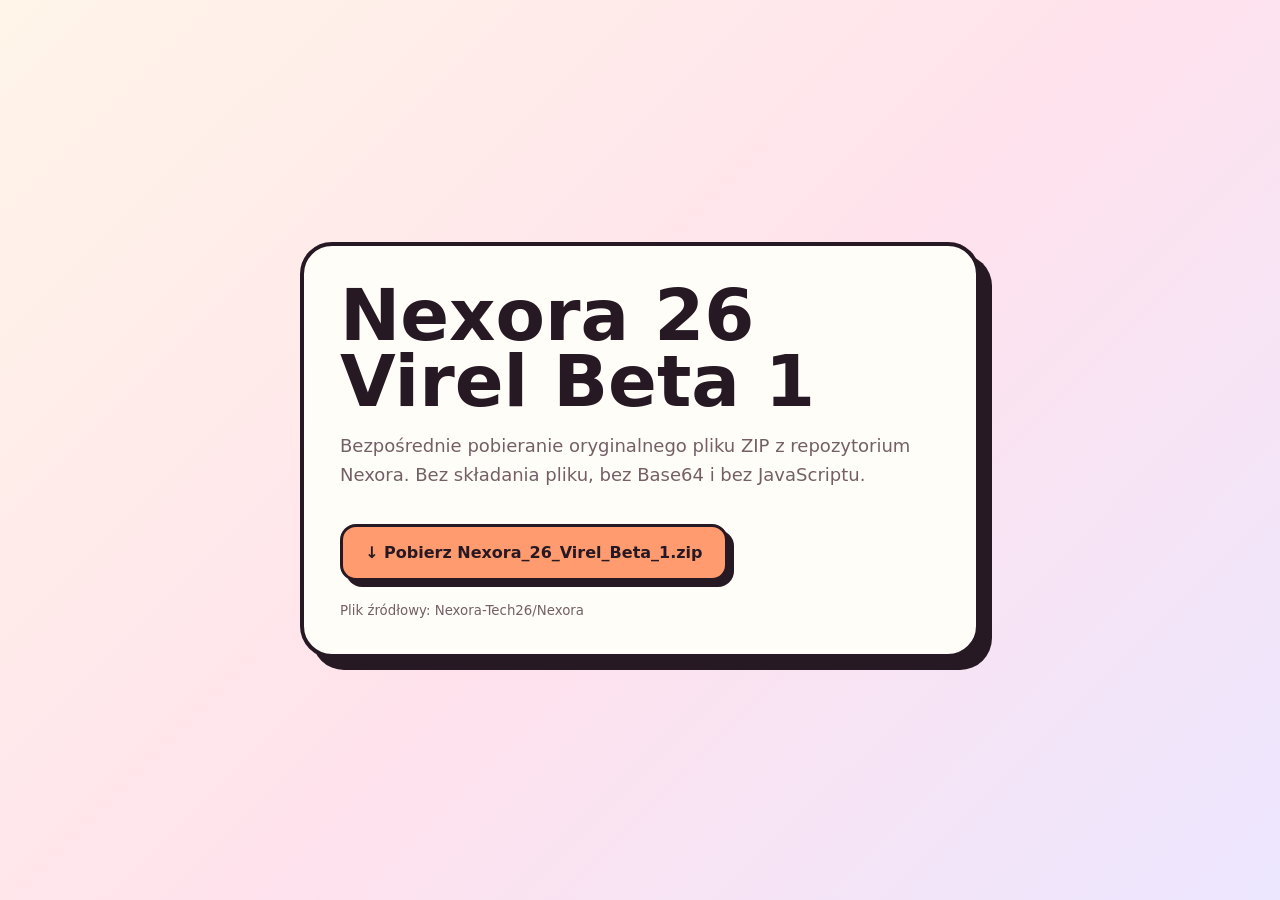
<file: download-direct-20260811.html>
<!doctype html><html lang="pl"><head><meta charset="utf-8"><meta name="viewport" content="width=device-width,initial-scale=1"><meta name="theme-color" content="#ff9466"><title>Nexora 26 — Pobierz</title><style>*{box-sizing:border-box}body{margin:0;min-height:100vh;display:grid;place-items:center;padding:24px;background:linear-gradient(135deg,#fff5e8,#ffe2ec 52%,#ece6ff);font-family:system-ui,-apple-system,sans-serif;color:#261923}.card{width:min(680px,100%);background:#fffdf8;border:4px solid #261923;border-radius:32px;padding:36px;box-shadow:12px 12px 0 #261923}h1{font-size:clamp(42px,8vw,72px);line-height:.92;margin:0 0 18px}p{font-size:18px;line-height:1.6;color:#755f67}.btn{display:inline-block;margin-top:16px;padding:16px 22px;border:3px solid #261923;border-radius:16px;background:#ff9b6e;color:#261923;text-decoration:none;font-weight:900;box-shadow:6px 6px 0 #261923}.btn:hover{transform:translate(-2px,-2px)}small{display:block;margin-top:22px;color:#755f67}</style></head><body><main class="card"><h1>Nexora 26<br>Virel Beta 1</h1><p>Bezpośrednie pobieranie oryginalnego pliku ZIP z repozytorium Nexora. Bez składania pliku, bez Base64 i bez JavaScriptu.</p><a class="btn" href="https://raw.githubusercontent.com/Nexora-Tech26/Nexora/main/Nexora_26_Virel_Beta_1.zip">↓ Pobierz Nexora_26_Virel_Beta_1.zip</a><small>Plik źródłowy: Nexora-Tech26/Nexora</small></main></body></html>
</file>
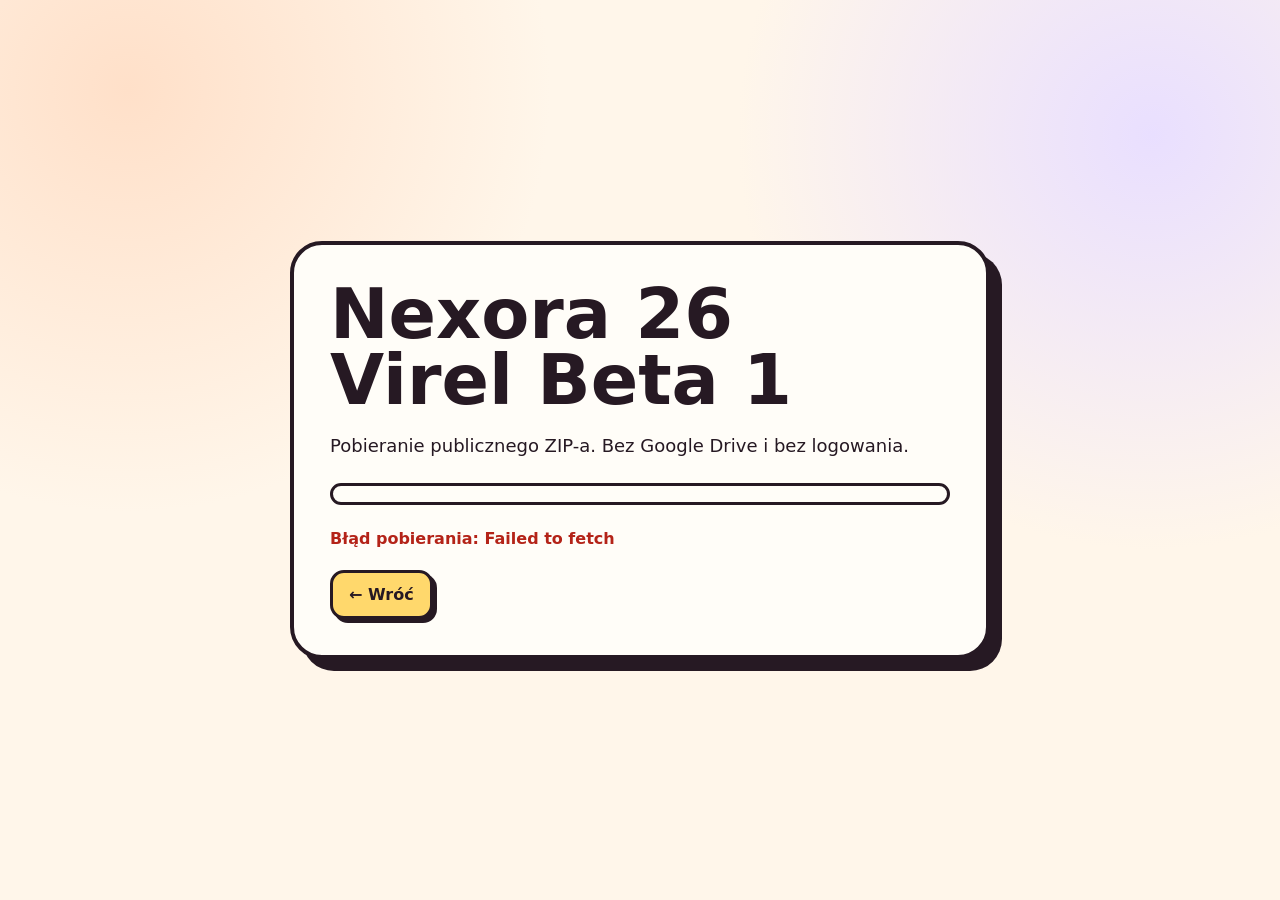
<file: download-fixed-20260811.html>
<!doctype html><html lang="pl"><head><meta charset="utf-8"><meta name="viewport" content="width=device-width,initial-scale=1"><title>Nexora 26 — Pobieranie</title><style>:root{--i:#261923;--o:#ff9b6e;--p:#ff8fba;--v:#9b88ff;--y:#ffd86c}*{box-sizing:border-box}body{margin:0;min-height:100vh;display:grid;place-items:center;padding:22px;background:radial-gradient(circle at 10% 10%,#ffe0c9,transparent 30%),radial-gradient(circle at 90% 15%,#e9dfff,transparent 30%),#fff6ea;color:var(--i);font-family:system-ui,-apple-system,sans-serif}.box{width:min(700px,100%);padding:36px;border:4px solid var(--i);border-radius:32px;background:#fffdf8;box-shadow:12px 12px 0 var(--i)}h1{font-size:clamp(42px,7vw,70px);line-height:.95;margin:0 0 16px}p{font-size:18px;line-height:1.55}.bar{height:22px;margin:24px 0;border:3px solid var(--i);border-radius:99px;overflow:hidden}.fill{height:100%;width:0;background:linear-gradient(90deg,var(--o),var(--p),var(--v));transition:.2s}.status{font-weight:900}.back{display:inline-block;margin-top:22px;padding:12px 16px;border:3px solid var(--i);border-radius:14px;background:var(--y);box-shadow:4px 4px 0 var(--i);font-weight:900;color:var(--i);text-decoration:none}.error{color:#b42318}</style></head><body><main class="box"><h1>Nexora 26<br>Virel Beta 1</h1><p>Pobieranie publicznego ZIP-a. Bez Google Drive i bez logowania.</p><div class="bar"><div class="fill" id="fill"></div></div><div id="status" class="status">Uruchamianie…</div><a class="back" href="nexora-release-20260811.html#download">← Wróć</a></main><script>
(async()=>{
 const st=document.getElementById('status'), fill=document.getElementById('fill');
 const base='https://raw.githubusercontent.com/Nexora-Tech26/OmegaOS/nexora-hosting/downloads/';
 const clean=s=>s.replace(/^\uFEFF/,'').replace(/-/g,'+').replace(/_/g,'/').replace(/[^A-Za-z0-9+/=]/g,'');
 const decode=s=>{s=clean(s);while(s.length%4)s+='=';const r=atob(s),u=new Uint8Array(r.length);for(let i=0;i<r.length;i++)u[i]=r.charCodeAt(i);return u};
 try{
   const parts=[];
   for(let i=0;i<7;i++){
     st.textContent=`Pobieranie danych ${i+1}/7…`;
     const r=await fetch(base+`nexora-beta1.part${i}.b64?x=20260811`,{cache:'no-store'});
     if(!r.ok)throw new Error(`część ${i+1}: HTTP ${r.status}`);
     parts.push(clean(await r.text()));
     fill.style.width=`${Math.round((i+1)/7*72)}%`;
   }
   st.textContent='Weryfikowanie danych…';
   let chunks=[];
   const internalPadding=parts.slice(0,-1).some(x=>x.includes('='));
   if(internalPadding){
     chunks=parts.map(decode);
   }else{
     let joined=parts.join('');
     chunks=[decode(joined)];
   }
   const total=chunks.reduce((n,c)=>n+c.length,0);
   const bytes=new Uint8Array(total);let off=0;for(const c of chunks){bytes.set(c,off);off+=c.length}
   if(bytes.length<4||bytes[0]!==0x50||bytes[1]!==0x4b)throw new Error('dane nie tworzą poprawnego pliku ZIP');
   fill.style.width='92%';st.textContent='Tworzenie pliku ZIP…';
   const blob=new Blob([bytes],{type:'application/zip'}),url=URL.createObjectURL(blob),a=document.createElement('a');
   a.href=url;a.download='Nexora_26_Virel_Beta_1.zip';document.body.appendChild(a);a.click();a.remove();
   fill.style.width='100%';st.textContent=`Gotowe — pobieranie rozpoczęte (${(bytes.length/1024/1024).toFixed(2)} MB).`;
   setTimeout(()=>URL.revokeObjectURL(url),60000);
 }catch(e){st.classList.add('error');st.textContent='Błąd pobierania: '+e.message;fill.style.width='0%'}
})();
</script></body></html>
</file>
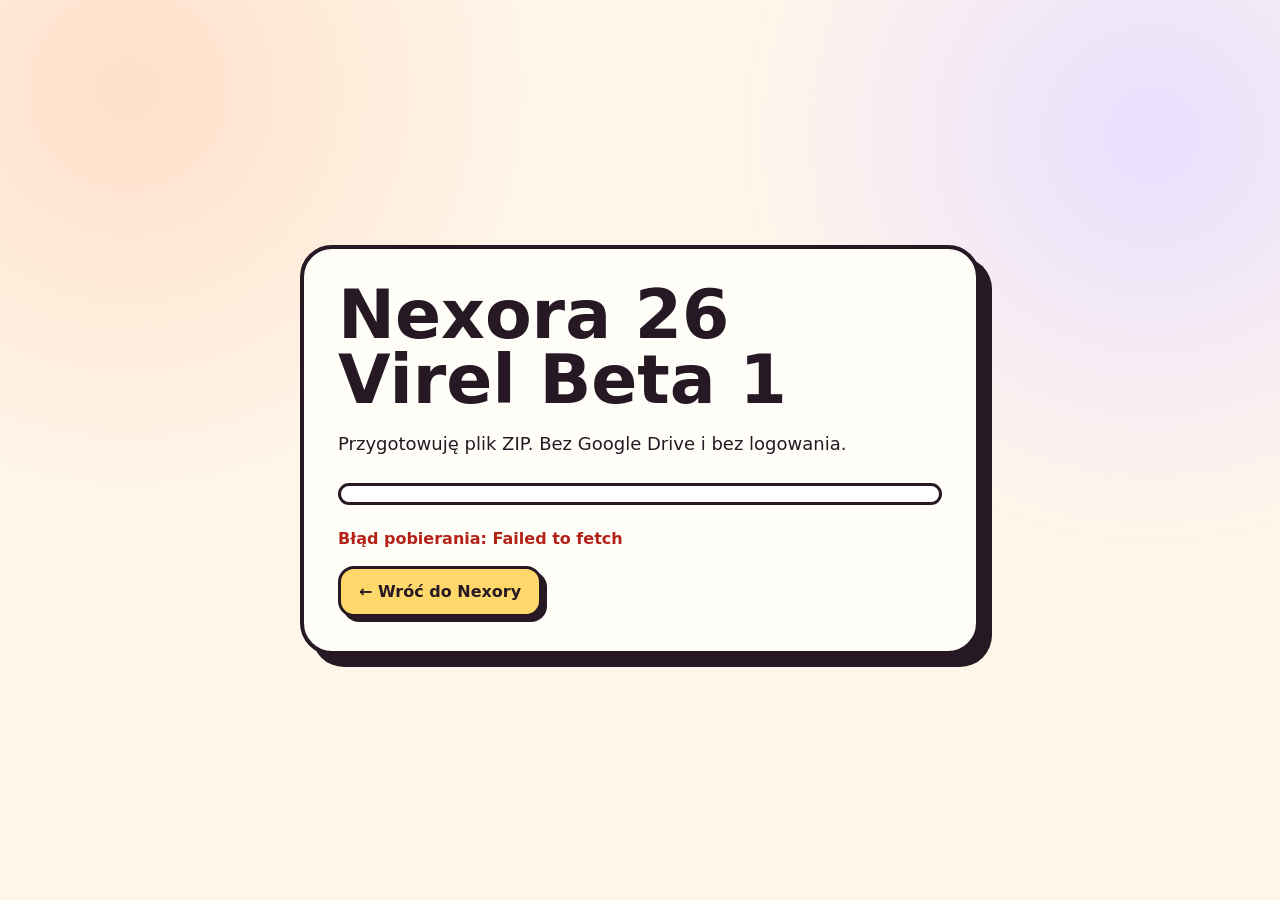
<file: download.html>
<!doctype html><html lang="pl"><head><meta charset="utf-8"><meta name="viewport" content="width=device-width,initial-scale=1"><meta name="theme-color" content="#ff9466"><title>Nexora — Pobieranie</title><style>:root{--bg:#fff6ea;--ink:#261923;--orange:#ff9b6e;--pink:#ff8fba;--purple:#9b88ff;--yellow:#ffd86c}*{box-sizing:border-box}body{margin:0;min-height:100vh;display:grid;place-items:center;background:radial-gradient(circle at 10% 10%,#ffe0c9,transparent 30%),radial-gradient(circle at 90% 15%,#e9dfff,transparent 30%),var(--bg);font-family:system-ui,-apple-system,sans-serif;color:var(--ink);padding:24px}.box{width:min(680px,100%);border:4px solid var(--ink);border-radius:32px;background:#fffdf8;padding:34px;box-shadow:12px 12px 0 var(--ink)}h1{font-size:clamp(38px,7vw,68px);line-height:.95;margin:0 0 14px}p{line-height:1.6;font-size:18px}.bar{height:22px;border:3px solid var(--ink);border-radius:999px;overflow:hidden;background:#fff;margin:24px 0}.fill{height:100%;width:0;background:linear-gradient(90deg,var(--orange),var(--pink),var(--purple));transition:width .2s}.status{font-weight:800}.btn{display:inline-block;margin-top:18px;border:3px solid var(--ink);border-radius:16px;padding:13px 18px;background:var(--yellow);box-shadow:5px 5px 0 var(--ink);font-weight:900;color:var(--ink);text-decoration:none}.error{color:#b42318}</style></head><body><main class="box"><h1>Nexora 26<br>Virel Beta 1</h1><p>Przygotowuję plik ZIP. Bez Google Drive i bez logowania.</p><div class="bar"><div class="fill" id="fill"></div></div><div class="status" id="status">Start…</div><a class="btn" href="index.html#download">← Wróć do Nexory</a></main><script>(async()=>{const status=document.getElementById('status'),fill=document.getElementById('fill');try{const chunks=[];let total=0;for(let i=0;i<7;i++){status.textContent=`Pobieranie ${i+1}/7…`;const r=await fetch(`https://raw.githubusercontent.com/Nexora-Tech26/OmegaOS/nexora-hosting/downloads/nexora-beta1.part${i}.b64`,{cache:'no-store'});if(!r.ok)throw new Error(`część ${i+1}: HTTP ${r.status}`);let txt=(await r.text()).replace(/[^A-Za-z0-9+/=]/g,'');const raw=atob(txt);const bytes=new Uint8Array(raw.length);for(let j=0;j<raw.length;j++)bytes[j]=raw.charCodeAt(j);chunks.push(bytes);total+=bytes.length;fill.style.width=`${Math.round((i+1)/7*80)}%`}status.textContent='Składanie ZIP-a…';const merged=new Uint8Array(total);let offset=0;for(const chunk of chunks){merged.set(chunk,offset);offset+=chunk.length}fill.style.width='94%';if(!(merged[0]===0x50&&merged[1]===0x4b))throw new Error('złożony plik nie ma poprawnego nagłówka ZIP');const blob=new Blob([merged],{type:'application/zip'});const url=URL.createObjectURL(blob);const a=document.createElement('a');a.href=url;a.download='Nexora_26_Virel_Beta_1.zip';document.body.appendChild(a);fill.style.width='100%';status.textContent='Gotowe — pobieranie rozpoczęte.';a.click();a.remove();setTimeout(()=>URL.revokeObjectURL(url),30000)}catch(e){status.classList.add('error');status.textContent='Błąd pobierania: '+e.message}})();</script></body></html>
</file>
<file: style.css>
:root{--bg:#fff6ea;--paper:#fffdf8;--ink:#261923;--muted:#755f67;--orange:#ff9b6e;--pink:#ff8fba;--purple:#9b88ff;--mint:#7fdcba;--yellow:#ffd86c;--blue:#83c9ff;--stroke:#2a1b26}*{box-sizing:border-box}html{scroll-behavior:smooth}body{margin:0;overflow-x:hidden;background:radial-gradient(circle at 8% 7%,#ffe2cb 0 13%,transparent 27%),radial-gradient(circle at 94% 12%,#eadfff 0 12%,transparent 25%),linear-gradient(180deg,#fff8ef 0%,#fff2df 58%,#fff8ef 100%);color:var(--ink);font-family:Nunito,system-ui,-apple-system,sans-serif}a{text-decoration:none;color:inherit}.wrap{width:min(1180px,calc(100% - 32px));margin:auto}.topbar-wrap{position:fixed;z-index:1000;inset:0 0 auto;padding:12px 12px 0}.topbar{width:min(1220px,100%);margin:auto;display:flex;align-items:center;gap:8px;background:rgba(255,253,248,.94);backdrop-filter:blur(20px);border:3px solid var(--stroke);border-radius:24px;box-shadow:0 7px 0 var(--stroke),0 18px 45px rgba(65,39,49,.1);padding:8px}.brand{font:800 25px/1 'Baloo 2';display:flex;align-items:center;gap:9px;padding:9px 12px;margin-right:auto}.logo{width:31px;height:31px;border:3px solid var(--stroke);border-radius:11px;background:linear-gradient(135deg,var(--orange),var(--pink));display:grid;place-items:center;font:800 17px 'Baloo 2';box-shadow:3px 3px 0 var(--stroke)}.nav{display:flex;align-items:center;gap:5px}.nav a{font-weight:900;padding:9px 10px;border:2px solid transparent;border-radius:13px;transition:.16s}.nav a:hover,.download-nav{background:var(--yellow);border-color:var(--stroke)!important;box-shadow:3px 3px 0 var(--stroke);transform:translateY(-2px)}.menu-btn{display:none;border:2px solid var(--stroke);background:#fff;border-radius:12px;padding:9px 11px;font-weight:900}main{padding-top:104px}.hero{padding:72px 0;display:grid;grid-template-columns:1.05fr .95fr;gap:44px;align-items:center;min-height:680px}.kicker,.ribbon{display:inline-block;border:3px solid var(--stroke);border-radius:999px;padding:7px 13px;background:var(--yellow);font-weight:900;box-shadow:4px 4px 0 var(--stroke)}h1{font:800 clamp(58px,8vw,108px)/.88 'Baloo 2';letter-spacing:-.06em;margin:18px 0}.marker{position:relative}.marker:after{content:'';position:absolute;left:-3%;right:-3%;bottom:.08em;height:.29em;background:var(--pink);border:2px solid var(--stroke);border-radius:50%;z-index:-1}.lead{font-size:20px;line-height:1.7;color:var(--muted)}.actions{display:flex;gap:12px;flex-wrap:wrap;margin-top:24px}.btn{display:inline-flex;align-items:center;gap:8px;border:3px solid var(--stroke);border-radius:16px;padding:13px 18px;background:var(--ink);color:#fff;font-weight:900;box-shadow:5px 5px 0 var(--stroke);transition:.16s}.btn:hover{transform:translate(-2px,-3px);box-shadow:8px 8px 0 var(--stroke)}.btn.orange{background:var(--orange);color:var(--ink)}.btn.alt{background:#fff;color:var(--ink)}.btn.big{font-size:18px;padding:16px 22px}.hero-art{min-height:500px;position:relative}.poster{position:absolute;inset:24px 5px 0 18px;border:4px solid var(--stroke);border-radius:40px;background:linear-gradient(145deg,var(--orange),var(--pink) 45%,var(--purple));box-shadow:14px 14px 0 var(--stroke);transform:rotate(2deg);padding:28px}.mock{height:100%;border:4px solid var(--stroke);border-radius:28px;background:#fffdf8;padding:17px;transform:rotate(-2deg)}.mock-top{display:flex;gap:8px;align-items:center;margin-bottom:15px}.mock-top span{width:15px;height:15px;border:2px solid var(--stroke);border-radius:50%;background:#ff727c}.mock-top span:nth-child(2){background:#ffd36b}.mock-top span:nth-child(3){background:#80dda5}.mock-grid{display:grid;grid-template-columns:1fr 1fr;gap:12px}.mock-card{border:3px solid var(--stroke);border-radius:20px;padding:15px;min-height:115px;box-shadow:4px 4px 0 var(--stroke)}.c1{background:#ffe0be}.c2{background:#e6deff}.c3{background:#d4f4e7}.c4{background:#ffd9e7}.marquee{overflow:hidden;border-block:3px solid var(--stroke);background:var(--yellow);padding:12px 0;transform:rotate(-.4deg)}.marquee div{width:max-content;font:800 22px 'Baloo 2';animation:marq 22s linear infinite}@keyframes marq{to{transform:translateX(-30%)}}.section{padding:76px 0;scroll-margin-top:120px}.section-head{display:flex;align-items:end;justify-content:space-between;gap:28px;margin-bottom:27px}.section-head h2,.download-box h2{font:800 clamp(40px,5vw,66px)/.95 'Baloo 2';letter-spacing:-.04em;margin:8px 0}.section-head p,.download-box p{max-width:600px;color:var(--muted);font-size:18px;line-height:1.6}.grid{display:grid;grid-template-columns:repeat(3,1fr);gap:18px}.card,.review{border:3px solid var(--stroke);border-radius:25px;padding:23px;background:#fff;box-shadow:6px 6px 0 var(--stroke);transition:.18s}.card:hover,.app-card:hover{transform:translateY(-5px) rotate(-.4deg)}.card h3,.app-card h3{font:800 25px/1.05 'Baloo 2';margin:10px 0}.card p,.review p,.app-card p{color:var(--muted);line-height:1.6}.icon{width:52px;height:52px;border:3px solid var(--stroke);border-radius:16px;background:#fff;display:grid;place-items:center;font-size:25px;box-shadow:3px 3px 0 var(--stroke)}.tint-o{background:#ffe1c8}.tint-p{background:#eadfff}.tint-m{background:#d9f4e7}.tint-y{background:#ffedb5}.tint-b{background:#d9ecff}.tint-r{background:#ffdce7}.arch{display:flex;gap:10px;align-items:center;justify-content:center;flex-wrap:wrap}.arch div{border:3px solid var(--stroke);border-radius:18px;background:#fff;padding:16px 20px;box-shadow:4px 4px 0 var(--stroke);font-weight:900}.apps{display:grid;grid-template-columns:repeat(4,1fr);gap:16px}.app-card{border:3px solid var(--stroke);border-radius:24px;padding:18px;background:#fff;box-shadow:5px 5px 0 var(--stroke);transition:.18s}.app-card i{width:58px;height:58px;border:3px solid var(--stroke);border-radius:18px;display:grid;place-items:center;color:#fff;font-style:normal;font-weight:900;font-size:26px;box-shadow:3px 3px 0 var(--stroke)}.download-box{display:grid;grid-template-columns:1.1fr .9fr;gap:30px;align-items:center;border:4px solid var(--stroke);border-radius:38px;padding:42px;background:linear-gradient(135deg,#fff2cd 0%,#ffdce8 48%,#e7e0ff 100%);box-shadow:12px 12px 0 var(--stroke)}.badges{display:flex;gap:9px;flex-wrap:wrap;margin:22px 0}.badges span{border:2px solid var(--stroke);border-radius:999px;background:#fff;padding:8px 11px;font-weight:900;box-shadow:3px 3px 0 var(--stroke)}.download-art{display:grid;place-items:center}.disc{width:230px;height:230px;border:4px solid var(--stroke);border-radius:50%;background:conic-gradient(from 25deg,var(--purple),var(--pink),var(--orange),var(--yellow),var(--mint),var(--blue),var(--purple));box-shadow:10px 10px 0 var(--stroke);display:grid;place-items:center;font:800 78px 'Baloo 2';position:relative}.disc:after{content:'';position:absolute;width:140px;height:140px;border:3px solid var(--stroke);border-radius:50%;background:#fffdf8;z-index:0}.disc{isolation:isolate}.disc::first-letter{z-index:2}.form-panel{margin-top:28px;border:3px solid var(--stroke);border-radius:28px;background:#fff;padding:25px;box-shadow:7px 7px 0 var(--stroke);display:grid;gap:12px}.form-panel input,.form-panel textarea{width:100%;border:3px solid var(--stroke);border-radius:14px;padding:13px;background:#fffdf8;font:inherit}.form-panel textarea{min-height:170px;resize:vertical}.faq{display:grid;gap:12px}.faq details{border:3px solid var(--stroke);border-radius:18px;background:#fff;padding:16px 18px;box-shadow:4px 4px 0 var(--stroke)}.faq summary{font-weight:900;cursor:pointer}.faq p{color:var(--muted);line-height:1.6}.footer{padding:50px 0 70px;border-top:3px dashed var(--stroke)}.footer .brand{padding-left:0}@media(max-width:980px){.nav{display:none}.nav.open{display:flex;position:absolute;top:70px;right:8px;flex-direction:column;align-items:stretch;background:#fff;border:3px solid var(--stroke);border-radius:18px;padding:8px;box-shadow:6px 6px 0 var(--stroke)}.menu-btn{display:block}.hero{grid-template-columns:1fr;min-height:auto}.hero-art{min-height:430px}.grid{grid-template-columns:1fr}.apps{grid-template-columns:repeat(2,1fr)}.download-box{grid-template-columns:1fr}.section-head{align-items:flex-start;flex-direction:column}}@media(max-width:560px){.wrap{width:min(100% - 20px,1180px)}.topbar-wrap{padding:8px}.hero{padding-top:45px}.hero-art{min-height:360px}.poster{inset:10px 0}.mock-grid{grid-template-columns:1fr}.mock-card{min-height:80px}.apps{grid-template-columns:1fr}.download-box{padding:26px 20px}.disc{width:170px;height:170px}.section{padding:54px 0}}
</file>
